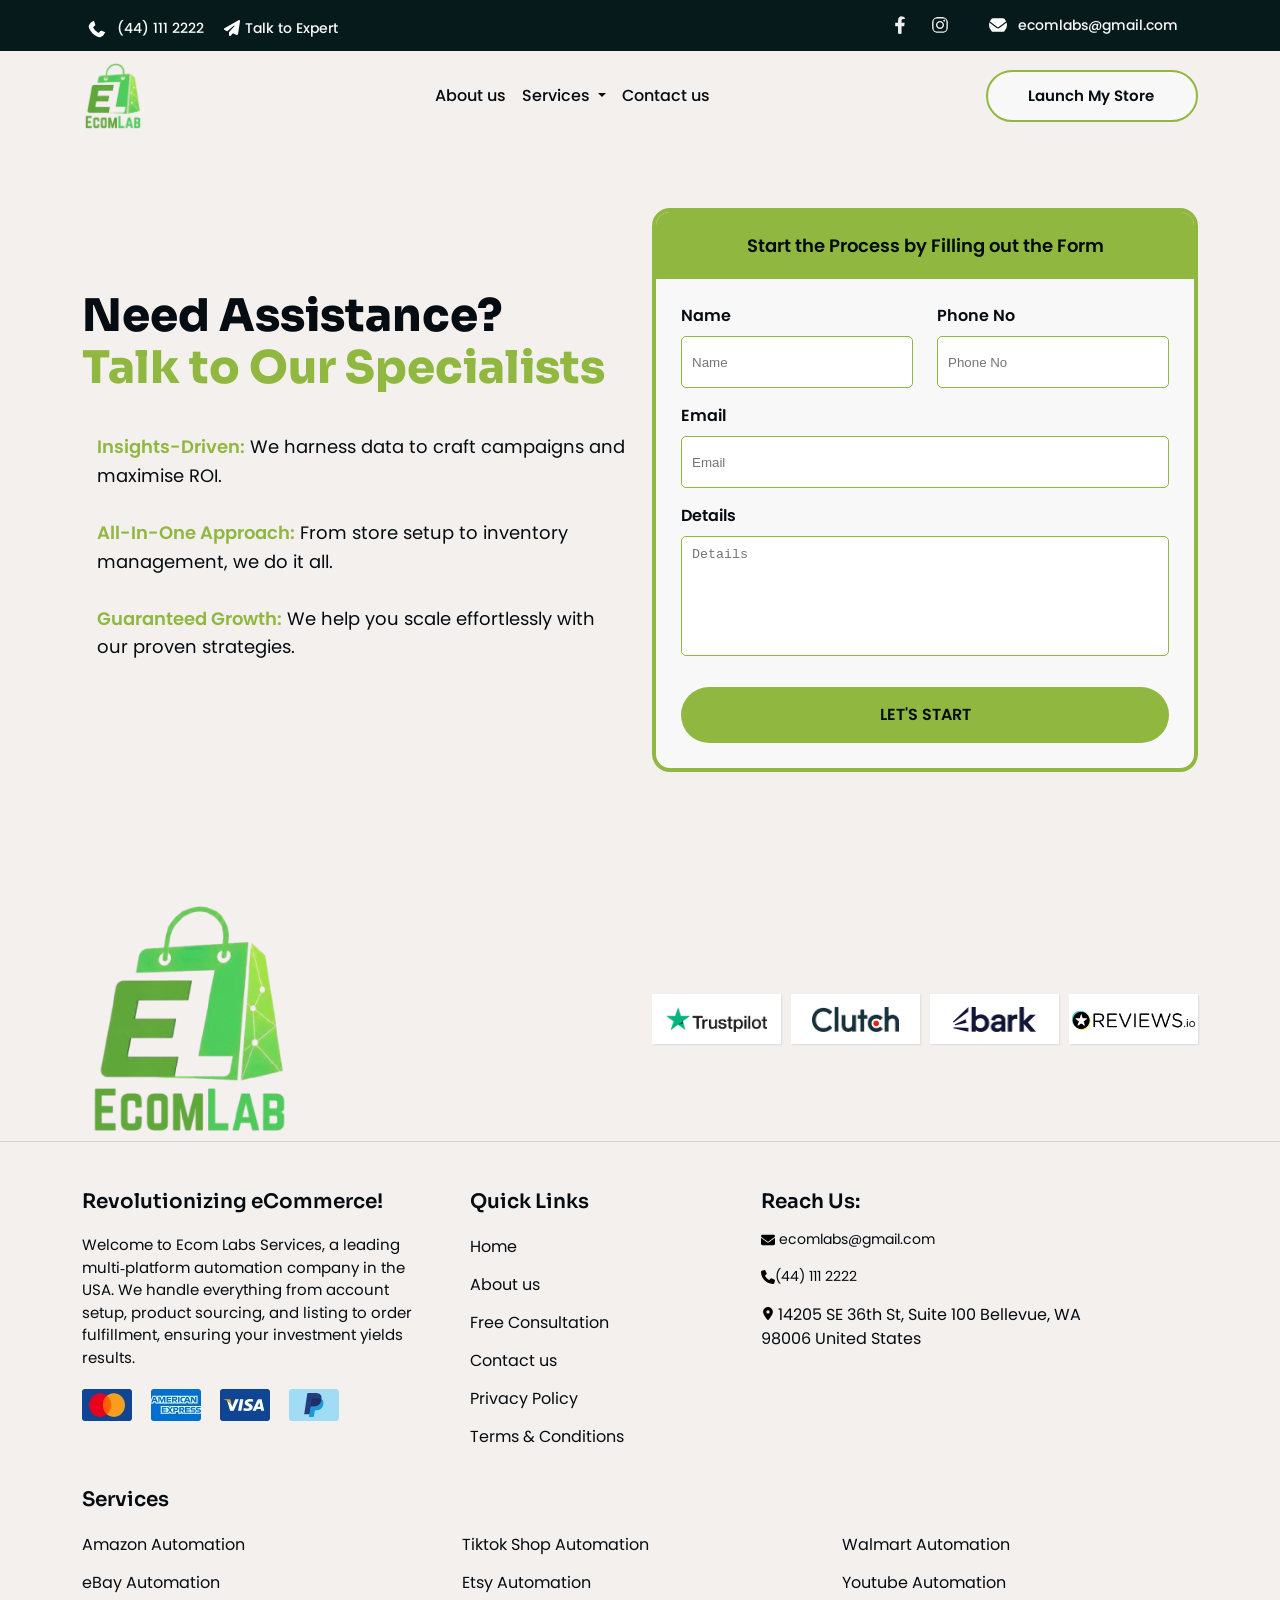
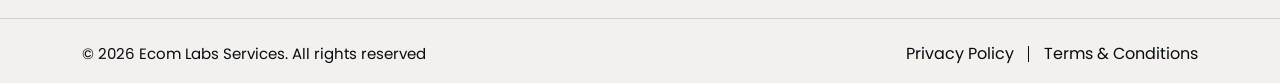
<file: get-started.html>
<!DOCTYPE html>
<html lang="en">

<head>
    <meta charset="utf-8">
    <meta name="viewport" content="width=device-width, initial-scale=1">

    <!-- Primary SEO -->
    <title>Get Started | Multi-Platform eCommerce Automation Solutions</title>
    <meta name="description" content="Ecom Labs provides professional multi-platform eCommerce automation solutions for Amazon, Shopify, Walmart, TikTok Shop, Etsy, eBay, and other online marketplaces.">

    <!-- Search Engine Directives -->
    <meta name="robots" content="noindex, nofollow">
    <meta name="googlebot" content="noindex, nofollow">

    <!-- Canonical -->
    <link rel="canonical" href="">

    <!-- Theme -->
    <meta name="theme-color" content="#000000">

    <!-- Open Graph -->
    <meta property="og:type" content="website">
    <meta property="og:title" content="Get Started | Multi-Platform eCommerce Automation Solutions">
    <meta property="og:description" content="Professional automation services for Amazon, Shopify, Walmart, TikTok Shop, Etsy, eBay, and other eCommerce marketplaces.">
    <meta property="og:image" content="images/logo.png">
    <meta property="og:image:alt" content="Ecom Labs Logo">
    <meta property="og:site_name" content="Ecom Labs">
    <meta property="og:locale" content="en_US">

    <!-- Twitter Card -->
    <meta name="twitter:card" content="summary_large_image">
    <meta name="twitter:title" content="Get Started | Multi-Platform eCommerce Automation Solutions">
    <meta name="twitter:description" content="Professional eCommerce automation services for leading online marketplaces.">
    <meta name="twitter:image" content="images/logo.png">

    <!-- Favicon -->
    <link rel="icon" href="images/logo.png" type="image/webp">
    <link rel="apple-touch-icon" href="images/logo.png">

    <!-- CSS -->
    <link rel="stylesheet" href="css/home.css">
</head>

<body class="home">
    <header id="scroll-control">
        <div class="topbar">
            <div class="container">
                <div class="row g-0 align-items-center">
                    <div class="col-lg-6 gg above-top-bar-a-container"><a class="top-a" href="#"><svg xmlns="http://www.w3.org/2000/svg" width="14" height="14" viewBox="0 0 512 512"><path d="M164.9 24.6c-7.7-18.6-28-28.5-47.4-23.2l-88 24C12.1 30.2 0 46 0 64C0 311.4 200.6 512 448 512c18 0 33.8-12.1 38.6-29.5l24-88c5.3-19.4-4.6-39.7-23.2-47.4l-96-40c-16.3-6.8-35.2-2.1-46.3 11.6L304.7 368C234.3 334.7 177.3 277.7 144 207.3L193.3 167c13.7-11.2 18.4-30 11.6-46.3l-40-96z" fill="#ffffff"></path></svg> (44) 111 2222 </a>                        <a class="top-a chat" type="button" role="button"><span class="my"><i class="fa-solid fa-paper-plane myi"></i> </span><span class="text-white1">Talk to Expert</span></a> </div>
                    <div class="col-lg-6 text-end">
                        <div class="social-icon"><a class="top-a" href="#" target="_blank" rel="noopener noreferrer"><svg xmlns="http://www.w3.org/2000/svg" width="16" height="16" viewBox="0 0 320 512"><path d="M279.1 288l14.2-92.7h-88.9v-60.1c0-25.4 12.4-50.1 52.2-50.1h40.4V6.3S260.4 0 225.4 0c-73.2 0-121.1 44.4-121.1 124.7v70.6H22.9V288h81.4v224h100.2V288z" fill="#efefef"></path></svg><span class="visually-hidden">Facebook</span></a>                            <a class="top-a" href="#" target="_blank" rel="noopener noreferrer"><svg xmlns="http://www.w3.org/2000/svg" width="16" height="16" viewBox="0 0 448 512"><path d="M224.1 141c-63.6 0-114.9 51.3-114.9 114.9s51.3 114.9 114.9 114.9S339 319.5 339 255.9 287.7 141 224.1 141zm0 189.6c-41.1 0-74.7-33.5-74.7-74.7s33.5-74.7 74.7-74.7 74.7 33.5 74.7 74.7-33.6 74.7-74.7 74.7zm146.4-194.3c0 14.9-12 26.8-26.8 26.8-14.9 0-26.8-12-26.8-26.8s12-26.8 26.8-26.8 26.8 12 26.8 26.8zm76.1 27.2c-1.7-35.9-9.9-67.7-36.2-93.9-26.2-26.2-58-34.4-93.9-36.2-37-2.1-147.9-2.1-184.9 0-35.8 1.7-67.6 9.9-93.9 36.1s-34.4 58-36.2 93.9c-2.1 37-2.1 147.9 0 184.9 1.7 35.9 9.9 67.7 36.2 93.9s58 34.4 93.9 36.2c37 2.1 147.9 2.1 184.9 0 35.9-1.7 67.7-9.9 93.9-36.2 26.2-26.2 34.4-58 36.2-93.9 2.1-37 2.1-147.8 0-184.8zM398.8 388c-7.8 19.6-22.9 34.7-42.6 42.6-29.5 11.7-99.5 9-132.1 9s-102.7 2.6-132.1-9c-19.6-7.8-34.7-22.9-42.6-42.6-11.7-29.5-9-99.5-9-132.1s-2.6-102.7 9-132.1c7.8-19.6 22.9-34.7 42.6-42.6 29.5-11.7 99.5-9 132.1-9s102.7-2.6 132.1 9c19.6 7.8 34.7 22.9 42.6 42.6 11.7 29.5 9 99.5 9 132.1s2.7 102.7-9 132.1z" fill="#efefef"></path></svg> <span class="visually-hidden">Instagram</span> </a>                            </div><a class="top-a ms-0" href="#"><svg xmlns="http://www.w3.org/2000/svg" width="16" height="16" viewBox="0 0 512 512"><path d="M48 64C21.5 64 0 85.5 0 112c0 15.1 7.1 29.3 19.2 38.4L236.8 313.6c11.4 8.5 27 8.5 38.4 0L492.8 150.4c12.1-9.1 19.2-23.3 19.2-38.4c0-26.5-21.5-48-48-48L48 64zM0 176L0 384c0 35.3 28.7 64 64 64l384 0c35.3 0 64-28.7 64-64l0-208L294.4 339.2c-22.8 17.1-54 17.1-76.8 0L0 176z" fill="#ffffff"></path></svg> ecomlabs@gmail.com </a></div>
                </div>
            </div>
        </div>
        <nav class="navbar navbar-expand-lg">
            <div class="container">
                <a class="navbar-brand" href="index.html"><img class="img-fluid" src="images/logo.png" alt="Ecom Labs Services" title="Ecom Labs Services" decoding="async" fetchpriority="high" loading="lazy" width="130" height="50"></a><button class="navbar-toggler" type="button" data-bs-toggle="collapse"
                    data-bs-target="#navbarNavAltMarkup" aria-controls="navbarNavAltMarkup" aria-expanded="false" aria-label="Toggle navigation"><span class="navbar-toggler-icon"></span></button>
                <div class="collapse navbar-collapse justify-content-between" id="navbarNavAltMarkup">
                    <div class="navbar-nav mx-auto">
                        <ul class="navbar-nav align-items-center">
                            <li><a class="nav-link " href="about-us.html"> About us </a></li>
                            <li class="nav-item dropdown"><span class="nav-link dropdown-toggle" id="service-navbar" role="button" data-bs-toggle="dropdown" aria-expanded="false"> Services </span>
                                <ul class="dropdown-menu row" aria-labelledby="service-navbar">
                                    <div class="col-6 my-col">
                                        <li><a class="dropdown-item" href="amazon-automation-service.html"> Amazon Automation </a></li>
                                        <!-- <li><a class="dropdown-item " href="shopify-automation-service.html"> Shopify Automation </a></li> -->
                                        <li><a class="dropdown-item " href="tiktok-automation-service.html"> Tiktok Shop Automation </a></li>
                                        <li><a class="dropdown-item" href="walmart-automation-service.html"> Walmart Automation </a></li>

                                    </div>
                                    <div class="col-6 my-col">
                                        <li><a class="dropdown-item" href="ebay-automation-service.html"> eBay Automation </a></li>
                                        <li><a class="dropdown-item" href="etsy-automation-service.html"> Etsy Automation </a></li>
                                        <li><a class="dropdown-item" href="youtube-automation-service.html"> Youtube Automation </a></li>
                                    </div>
                                </ul>
                            </li>
                            <li><a class="nav-link " href="contact-us.html"> Contact us </a></li>
                        </ul>
                    </div><a class="btn-live header-btn" href="get-started.html"> Launch My Store <span class="web-icon"></span></a> <a class="btn-green d-none" href="#"><i class="fa-solid fa-phone"></i> (44) 111 2222 </a>
                </div>
            </div>
        </nav>
    </header>
    <main>
        <!-- HERO -->
        <!-- <section id="hero-section-main">
            <div class="hero-section-container">
                <div class="hero-section-content">
                    <h1 class="hero-section-title"> How <span>EcomLab</span> Grows Your eCommerce Business</h1>
                    <p class="hero-section-description"> Ecom Labs is your trusted partner for complete multi‑platform eCommerce automation. We help entrepreneurs build, manage, and grow profitable online stores across Amazon, Shopify, TikTok Shop, Walmart, eBay, Etsy, and YouTube — all through expert automation that saves time and maximizes long‑term success.</p>
                    <p class="hero-section-description"> Whether you're launching your first store or expanding an existing brand, our experienced team handles day‑to‑day operations while you focus on growing your business with confidence.</p>
                    <div class="hero-section-buttons">
                        <a href="#" class="hero-section-btn hero-section-btn-primary"> Get Started</a>
                        <a href="#" class="hero-section-btn hero-section-btn-secondary"> Contact Us</a>
                    </div>
                </div>
                <div class="hero-section-image-box">
                    <img src="images/home-hero.webp" alt="Ecom Labs" class="hero-section-image">
                </div>
            </div>
        </section> -->

        <section id="get-started-section" class="get-started-section py-5">
            <div class="container">

                <div class="row align-items-center gy-5">

                    <!-- Left Content -->
                    <div class="col-lg-6">

                        <div class="get-started-content">

                            <h2 class="get-started-title">
                                Need Assistance? <br>
                                <span>Talk to Our Specialists</span>
                            </h2>

                            <div class="get-started-list">

                                <div class="get-started-item">
                                    <i class="fas fa-check-circle"></i>
                                    <p>
                                        <strong>Insights-Driven:</strong> We harness data to craft campaigns and maximise ROI.
                                    </p>
                                </div>

                                <div class="get-started-item">
                                    <i class="fas fa-check-circle"></i>
                                    <p>
                                        <strong>All-In-One Approach:</strong> From store setup to inventory management, we do it all.
                                    </p>
                                </div>

                                <div class="get-started-item">
                                    <i class="fas fa-check-circle"></i>
                                    <p>
                                        <strong>Guaranteed Growth:</strong> We help you scale effortlessly with our proven strategies.
                                    </p>
                                </div>

                            </div>

                            <!-- <div class="get-started-partners">

                        <div class="get-started-partner">
                            <img src="images/amazon-partner-1.webp" alt="">
                        </div>

                        <div class="get-started-partner">
                            <img src="images/amazon-partner-2.webp" alt="">
                        </div>

                    </div> -->

                        </div>

                    </div>

                    <!-- Right Form -->
                    <div class="col-lg-6">

                        <div class="get-started-form-box">

                            <div class="get-started-form-header">
                                Start the Process by Filling out the Form
                            </div>

                            <form>

                                <div class="row">

                                    <div class="col-md-6 mb-3">
                                        <label class="get-started-label">Name</label>
                                        <input style="width: 100%;" type="text" class="form-control get-started-input" placeholder="Name">
                                    </div>

                                    <div class="col-md-6 mb-3">
                                        <label class="get-started-label">Phone No</label>
                                        <input style="width: 100%;" type="text" class="form-control get-started-input" placeholder="Phone No">
                                    </div>

                                    <div class="col-12 mb-3">
                                        <label class="get-started-label">Email</label>
                                        <input style="width: 100%;" type="email" class="form-control get-started-input" placeholder="Email">
                                    </div>

                                    <div class="col-12 mb-4">
                                        <label class="get-started-label">Details</label>
                                        <textarea style="width: 100%;" rows="5" class="form-control get-started-input" placeholder="Details"></textarea>
                                    </div>

                                    <div class="col-12">
                                        <button type="submit" class="get-started-btn">
                                    LET'S START
                                </button>
                                    </div>

                                </div>

                            </form>

                        </div>

                    </div>

                </div>

            </div>
        </section>

    </main>

    <footer>
        <section class="footer">
            <div class="container">
                <div class="row gy-3 align-items-center">
                    <div class="col-md-6">
                        <a href="#"><img class="lazyload img-fluid" src="images/logo.png" alt="Ecom Labs Services" title="Ecom Labs Services" width="215" height="53"></a>
                    </div>
                    <div class="col-md-6">
                        <div class="hstack gap-20 align-items-center justify-content-md-end justify-content-center" style="gap: 10px;">
                            <a href="#" style="background-color: white;height: 50px; width: 250px; box-shadow: 1px 1px 2px gainsboro; display: flex;justify-content: center; align-items: center;"><img class="lazyload img-fluid" src="images/trust-pilot.webp" alt="Trustpilot" title="Trustpilot" width="148" height="73" style="height: 25px; width: auto;"></a>
                            <a href="#" style="background-color: white;height: 50px; width: 250px; box-shadow: 1px 1px 2px gainsboro; display: flex;justify-content: center; align-items: center;"><img class="lazyload img-fluid" src="images/clutch.png" alt="clutch" title="clutch" width="128" height="73" style="height: 25px; width: auto;"></a>
                            <a href="#" style="background-color: white;height: 50px; width: 250px; box-shadow: 1px 1px 2px gainsboro; display: flex;justify-content: center; align-items: center;"><img class="lazyload img-fluid" src="images/bark-logo.png" alt="bark" title="bark" width="128" height="73" style="height: 25px; width: auto;"></a>
                            <a href="#" style="background-color: white;height: 50px; width: 250px; box-shadow: 1px 1px 2px gainsboro; display: flex;justify-content: center; align-items: center;"><img class="lazyload img-fluid" src="images/reviews-io.png" alt="reviews io" title="reviews io" width="152" height="73" style="height: 35px; width: auto;"></a>
                        </div>
                    </div>
                </div>
            </div>
            <hr class="mb-5">
            <div class="container">
                <div class="row gy-3 gx-5">
                    <div class=" col-lg-4"><span class="h6">Revolutionizing eCommerce!</span>
                        <p>Welcome to Ecom Labs Services, a leading multi‑platform automation company in the USA. We handle everything from account setup, product sourcing, and listing to order fulfillment, ensuring your investment yields results.</p>
                        <img src="images/payment-cards.webp" alt="Payment Cards" title="Payment Cards" class="lazyload img-fluid d-block mb-4" width="257" height="32">
                    </div>
                    <div class="col-md-6 col-lg-3"><span class="h6">Quick Links</span>
                        <ul>
                            <li><a href="index.html"> Home </a></li>
                            <li><a href="about-us.html"> About us </a></li>
                            <li><a href="get-started.html"> Free Consultation </a></li>
                            <li><a href="contact-us.html"> Contact us </a></li>
                            <li><a href="privacy.html"> Privacy Policy </a></li>
                            <li><a href="terms.html"> Terms & Conditions </a></li>
                        </ul>
                    </div>
                    <div class="col-md-6 col-lg-4 pe-0"><span class="h6 mb-3">Reach Us:</span><a class="cont" href="#"><i class="fa-solid fa-envelope"></i> ecomlabs@gmail.com </a><br><a class="cont" href="#"><i class="fa-solid fa-phone"></i>(44) 111 2222 </a><br>
                        <p class="con"><i class="fa-solid fa-location-dot"></i> 14205 SE 36th St, Suite 100 Bellevue, WA 98006 United States</p>
                        <div class="social-icon d-none"><a class="top-a" href="#" target="_blank" rel="noopener noreferrer"><svg xmlns="http://www.w3.org/2000/svg" width="16" height="16" viewBox="0 0 320 512"><path d="M279.1 288l14.2-92.7h-88.9v-60.1c0-25.4 12.4-50.1 52.2-50.1h40.4V6.3S260.4 0 225.4 0c-73.2 0-121.1 44.4-121.1 124.7v70.6H22.9V288h81.4v224h100.2V288z" fill="#efefef"></path></svg><span class="visually-hidden">Facebook</span></a>                            <a class="top-a" href="#" target="_blank" rel="noopener noreferrer"><svg xmlns="http://www.w3.org/2000/svg" width="16" height="16" viewBox="0 0 448 512"><path d="M224.1 141c-63.6 0-114.9 51.3-114.9 114.9s51.3 114.9 114.9 114.9S339 319.5 339 255.9 287.7 141 224.1 141zm0 189.6c-41.1 0-74.7-33.5-74.7-74.7s33.5-74.7 74.7-74.7 74.7 33.5 74.7 74.7-33.6 74.7-74.7 74.7zm146.4-194.3c0 14.9-12 26.8-26.8 26.8-14.9 0-26.8-12-26.8-26.8s12-26.8 26.8-26.8 26.8 12 26.8 26.8zm76.1 27.2c-1.7-35.9-9.9-67.7-36.2-93.9-26.2-26.2-58-34.4-93.9-36.2-37-2.1-147.9-2.1-184.9 0-35.8 1.7-67.6 9.9-93.9 36.1s-34.4 58-36.2 93.9c-2.1 37-2.1 147.9 0 184.9 1.7 35.9 9.9 67.7 36.2 93.9s58 34.4 93.9 36.2c37 2.1 147.9 2.1 184.9 0 35.9-1.7 67.7-9.9 93.9-36.2 26.2-26.2 34.4-58 36.2-93.9 2.1-37 2.1-147.8 0-184.8zM398.8 388c-7.8 19.6-22.9 34.7-42.6 42.6-29.5 11.7-99.5 9-132.1 9s-102.7 2.6-132.1-9c-19.6-7.8-34.7-22.9-42.6-42.6-11.7-29.5-9-99.5-9-132.1s-2.6-102.7 9-132.1c7.8-19.6 22.9-34.7 42.6-42.6 29.5-11.7 99.5-9 132.1-9s102.7-2.6 132.1 9c19.6 7.8 34.7 22.9 42.6 42.6 11.7 29.5 9 99.5 9 132.1s2.7 102.7-9 132.1z" fill="#efefef"></path></svg> <span class="visually-hidden">Instagram</span> </a>
                        </div>
                    </div>
                    <div class="col-12"><span class="h6">Services</span>
                        <ul class="row row-cols-md-3 myservice">
                            <li><a class="col" href="amazon-automation-service.html"> Amazon Automation </a></li>
                            <!-- <li><a class="col " href="shopify-automation-service.html"> Shopify Automation </a></li> -->
                            <li><a class="col " href="tiktok-automation-service.html"> Tiktok Shop Automation </a></li>
                            <li><a class="col" href="walmart-automation-service.html"> Walmart Automation </a></li>
                            <li><a class="col" href="ebay-automation-service.html"> eBay Automation </a></li>
                            <li><a class="col" href="etsy-automation-service.html"> Etsy Automation </a></li>
                            <li><a class="col" href="youtube-automation-service.html"> Youtube Automation </a></li>
                        </ul>
                    </div>
                </div>
            </div>
            <hr>
            <div class="container">
                <div class="row">
                    <div class="col-lg-6 text-lg-start text-center c-footer">
                        <p class="m-0">© 2026 Ecom Labs Services. All rights reserved</p>
                    </div>
                    <div class="col-lg-6 text-lg-end text-center footer-b">
                        <div class="policy-links">
                            <ul>
                                <li><a href="privacy.html" class="p-line"> Privacy Policy </a></li>
                                <li><a href="terms.html"> Terms & Conditions </a></li>
                            </ul>
                        </div>
                    </div>
                </div>
            </div>
        </section>
    </footer>

    <script src="js/custom1.js" type="text/javascript">
    </script>
    <script src="js/bootstrap.js" defer="" type="text/javascript">
    </script>
    <script src="js/product-slider.js" defer="" type="text/javascript">
    </script>
    <script src="js/review-slider.js" defer="" type="text/javascript">
    </script>
    <script src="js/brand-slider.js" defer="" type="text/javascript">
    </script>
    <script type="text/javascript">
        (function() {
            const video = document.querySelector("video");
            const source = video.querySelector("source");
            const isMobile = /Mobi|Android/i.test(navigator.userAgent);
            const mobileVideo = "https://expertecomservices.com/assets/frontend/video/mobile-video.webm";
            const mobilePoster = "https://expertecomservices.com/assets/frontend/images/bg/mobile-poster.webp";
            const desktopVideo = "https://expertecomservices.com/assets/frontend/video/desktop-video.webm";
            const desktopPoster = "https://expertecomservices.com/assets/frontend/images/bg/desktop-poster.webp";
            const finalVideo = isMobile ? mobileVideo : desktopVideo;
            video.setAttribute("poster", isMobile ? mobilePoster : desktopPoster);
            const preloadVideo = document.createElement("link");
            preloadVideo.rel = "preload";
            preloadVideo.as = "video";
            preloadVideo.fetchpriority = "high";
            preloadVideo.href = finalVideo;
            document.head.appendChild(preloadVideo);

            function playOnInteraction() {
                source.setAttribute("src", finalVideo);
                video.load();
                ["scroll", "mousemove", "mouseenter", "touchstart"].forEach(evt => window.removeEventListener(evt,
                    playOnInteraction));
            }
            ["scroll", "mousemove", "mouseenter", "touchstart"].forEach(evt => window.addEventListener(evt,
                playOnInteraction, {
                    once: true
                }));
        })();
    </script>
    <script src="js/jquery.mask.min.js"></script>
</body>

</html>
</file>
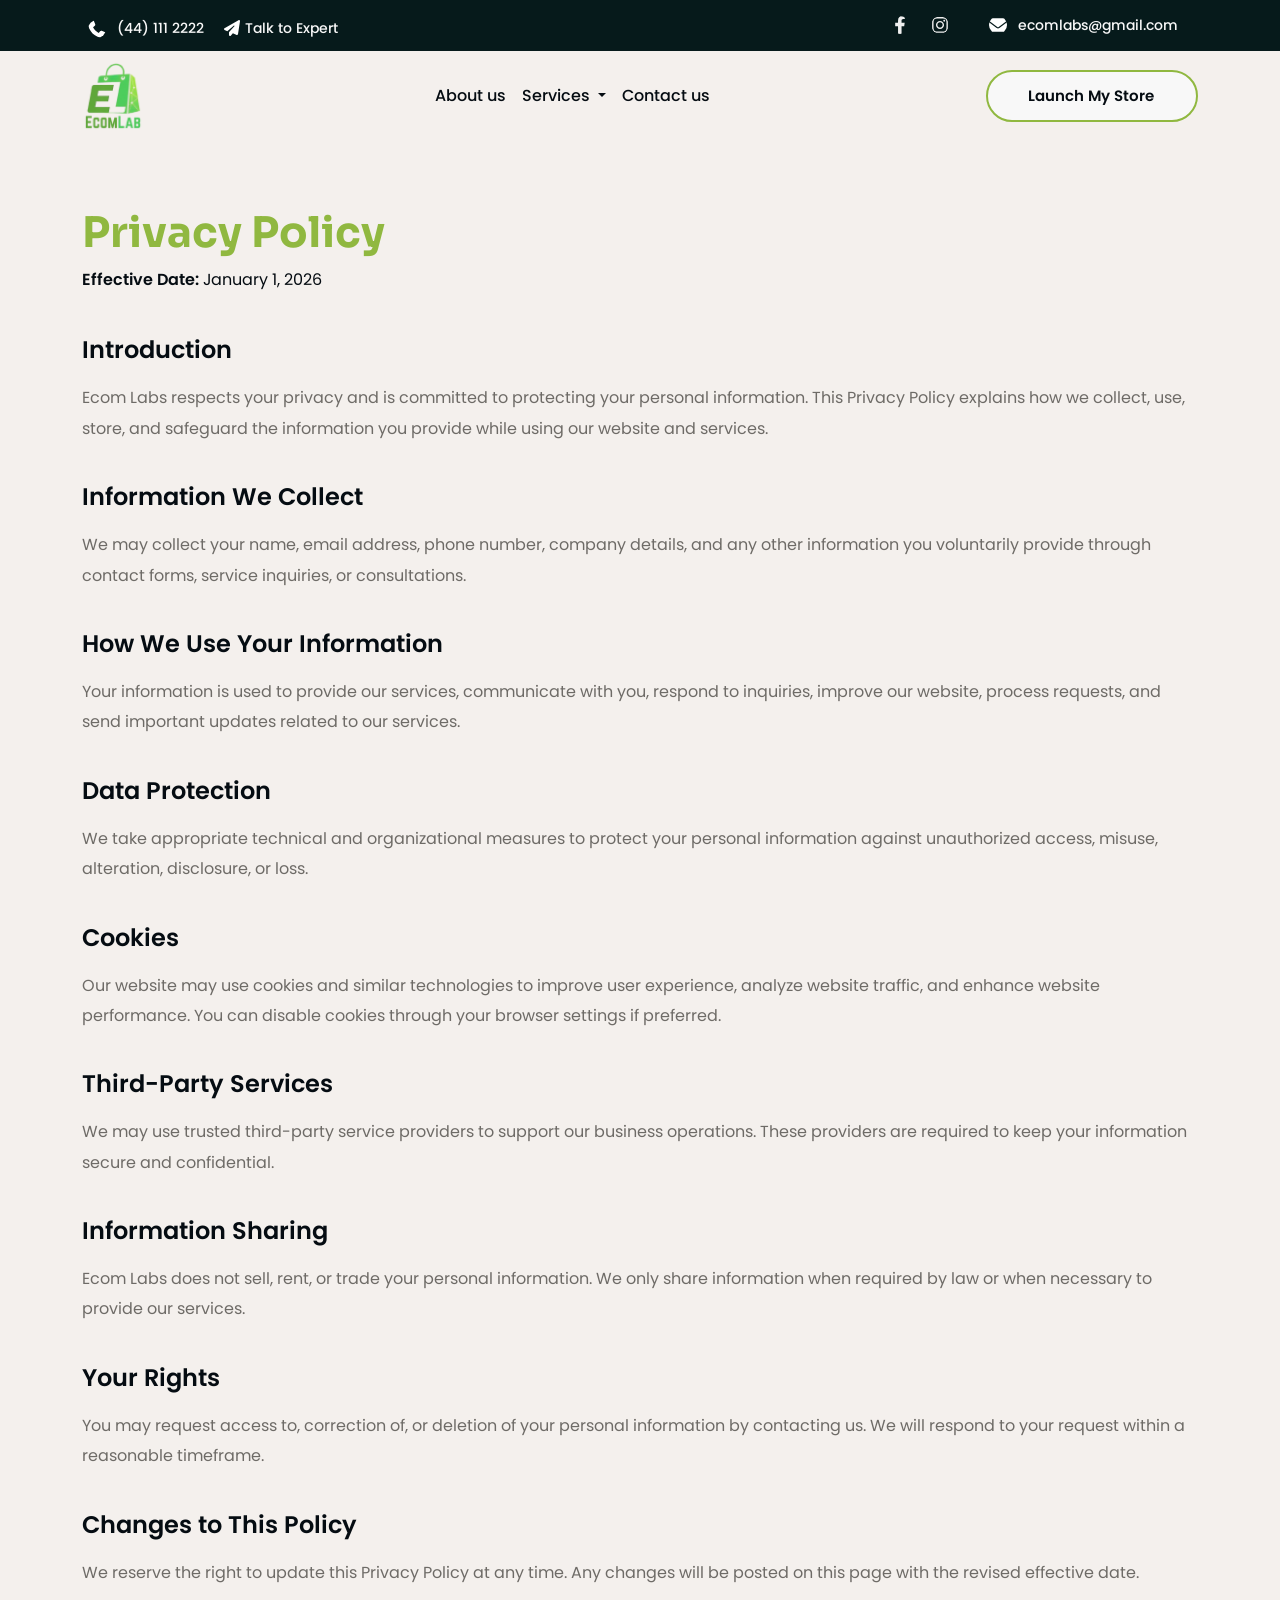
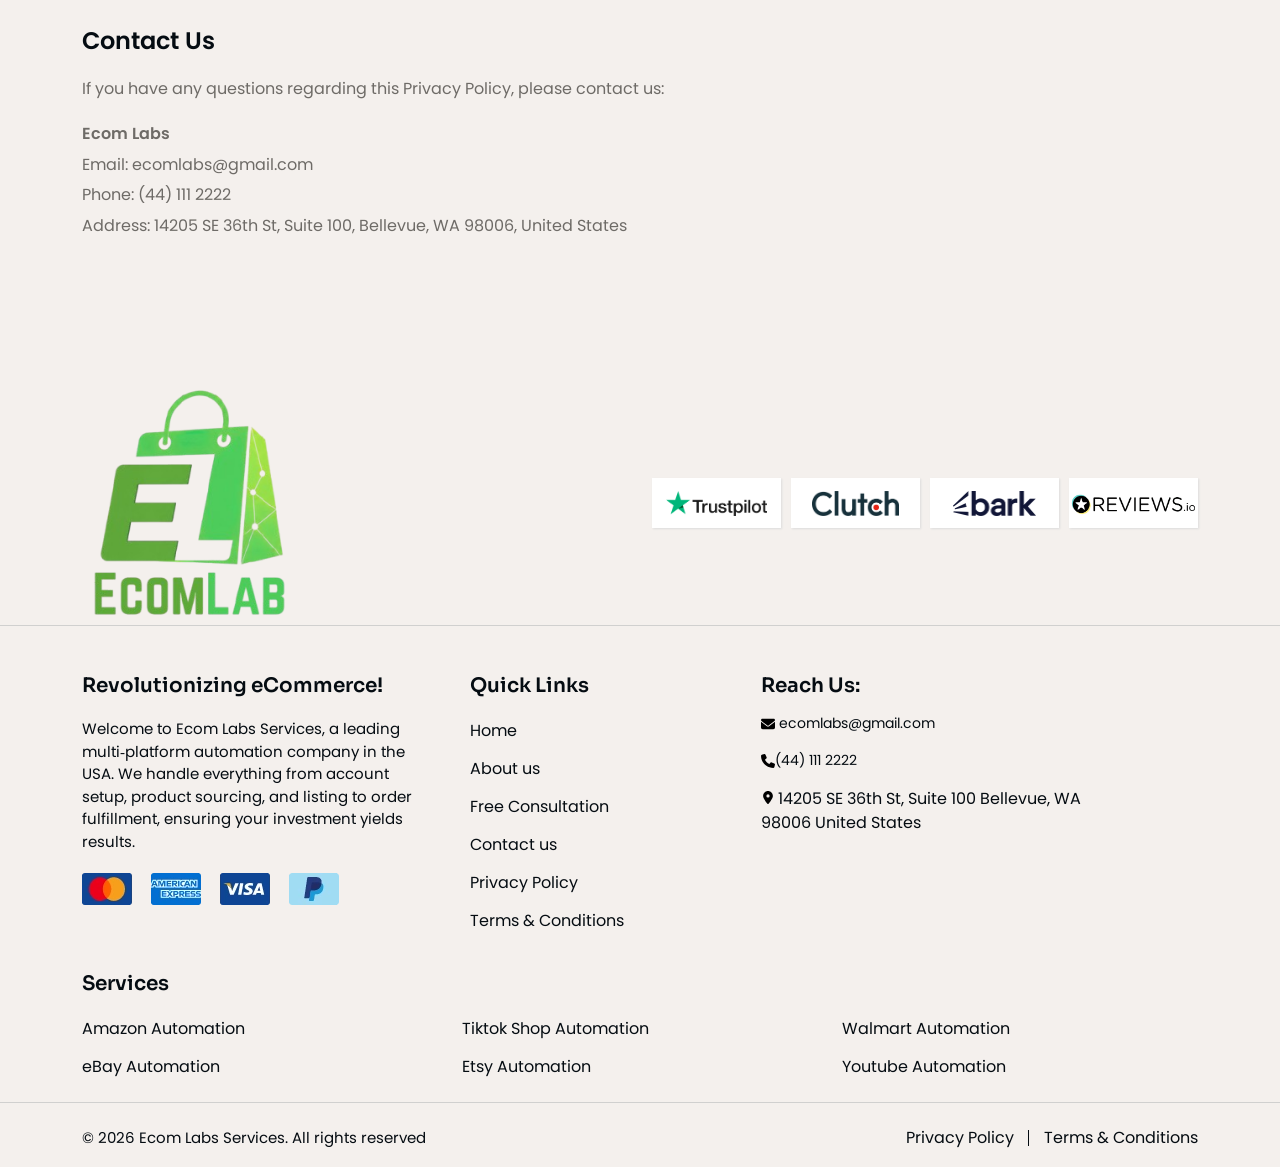
<file: privacy.html>
<!DOCTYPE html>
<html lang="en">

<head>
    <meta charset="utf-8">
    <meta name="viewport" content="width=device-width, initial-scale=1">

    <!-- Primary SEO -->
    <title>Privacy | Multi-Platform eCommerce Automation Solutions</title>
    <meta name="description" content="Ecom Labs provides professional multi-platform eCommerce automation solutions for Amazon, Shopify, Walmart, TikTok Shop, Etsy, eBay, and other online marketplaces.">

    <!-- Search Engine Directives -->
    <meta name="robots" content="noindex, nofollow">
    <meta name="googlebot" content="noindex, nofollow">

    <!-- Canonical -->
    <link rel="canonical" href="">

    <!-- Theme -->
    <meta name="theme-color" content="#000000">

    <!-- Open Graph -->
    <meta property="og:type" content="website">
    <meta property="og:title" content="Privacy | Multi-Platform eCommerce Automation Solutions
">
    <meta property="og:description" content="Professional automation services for Amazon, Shopify, Walmart, TikTok Shop, Etsy, eBay, and other eCommerce marketplaces.">
    <meta property="og:image" content="images/logo.png">
    <meta property="og:image:alt" content="Ecom Labs Logo">
    <meta property="og:site_name" content="Ecom Labs">
    <meta property="og:locale" content="en_US">

    <!-- Twitter Card -->
    <meta name="twitter:card" content="summary_large_image">
    <meta name="twitter:title" content="Privacy | Multi-Platform eCommerce Automation Solutions
">
    <meta name="twitter:description" content="Professional eCommerce automation services for leading online marketplaces.">
    <meta name="twitter:image" content="images/logo.png">

    <!-- Favicon -->
    <link rel="icon" href="images/logo.png" type="image/webp">
    <link rel="apple-touch-icon" href="images/logo.png">

    <!-- CSS -->
    <link rel="stylesheet" href="css/home.css">
</head>

<body class="home">
    <header id="scroll-control">
        <div class="topbar">
            <div class="container">
                <div class="row g-0 align-items-center">
                    <div class="col-lg-6 gg above-top-bar-a-container"><a class="top-a" href="#"><svg xmlns="http://www.w3.org/2000/svg" width="14" height="14" viewBox="0 0 512 512"><path d="M164.9 24.6c-7.7-18.6-28-28.5-47.4-23.2l-88 24C12.1 30.2 0 46 0 64C0 311.4 200.6 512 448 512c18 0 33.8-12.1 38.6-29.5l24-88c5.3-19.4-4.6-39.7-23.2-47.4l-96-40c-16.3-6.8-35.2-2.1-46.3 11.6L304.7 368C234.3 334.7 177.3 277.7 144 207.3L193.3 167c13.7-11.2 18.4-30 11.6-46.3l-40-96z" fill="#ffffff"></path></svg> (44) 111 2222 </a>                        <a class="top-a chat" type="button" role="button"><span class="my"><i class="fa-solid fa-paper-plane myi"></i> </span><span class="text-white1">Talk to Expert</span></a> </div>
                    <div class="col-lg-6 text-end">
                        <div class="social-icon"><a class="top-a" href="#" target="_blank" rel="noopener noreferrer"><svg xmlns="http://www.w3.org/2000/svg" width="16" height="16" viewBox="0 0 320 512"><path d="M279.1 288l14.2-92.7h-88.9v-60.1c0-25.4 12.4-50.1 52.2-50.1h40.4V6.3S260.4 0 225.4 0c-73.2 0-121.1 44.4-121.1 124.7v70.6H22.9V288h81.4v224h100.2V288z" fill="#efefef"></path></svg><span class="visually-hidden">Facebook</span></a>                            <a class="top-a" href="#" target="_blank" rel="noopener noreferrer"><svg xmlns="http://www.w3.org/2000/svg" width="16" height="16" viewBox="0 0 448 512"><path d="M224.1 141c-63.6 0-114.9 51.3-114.9 114.9s51.3 114.9 114.9 114.9S339 319.5 339 255.9 287.7 141 224.1 141zm0 189.6c-41.1 0-74.7-33.5-74.7-74.7s33.5-74.7 74.7-74.7 74.7 33.5 74.7 74.7-33.6 74.7-74.7 74.7zm146.4-194.3c0 14.9-12 26.8-26.8 26.8-14.9 0-26.8-12-26.8-26.8s12-26.8 26.8-26.8 26.8 12 26.8 26.8zm76.1 27.2c-1.7-35.9-9.9-67.7-36.2-93.9-26.2-26.2-58-34.4-93.9-36.2-37-2.1-147.9-2.1-184.9 0-35.8 1.7-67.6 9.9-93.9 36.1s-34.4 58-36.2 93.9c-2.1 37-2.1 147.9 0 184.9 1.7 35.9 9.9 67.7 36.2 93.9s58 34.4 93.9 36.2c37 2.1 147.9 2.1 184.9 0 35.9-1.7 67.7-9.9 93.9-36.2 26.2-26.2 34.4-58 36.2-93.9 2.1-37 2.1-147.8 0-184.8zM398.8 388c-7.8 19.6-22.9 34.7-42.6 42.6-29.5 11.7-99.5 9-132.1 9s-102.7 2.6-132.1-9c-19.6-7.8-34.7-22.9-42.6-42.6-11.7-29.5-9-99.5-9-132.1s-2.6-102.7 9-132.1c7.8-19.6 22.9-34.7 42.6-42.6 29.5-11.7 99.5-9 132.1-9s102.7-2.6 132.1 9c19.6 7.8 34.7 22.9 42.6 42.6 11.7 29.5 9 99.5 9 132.1s2.7 102.7-9 132.1z" fill="#efefef"></path></svg> <span class="visually-hidden">Instagram</span> </a>                            </div><a class="top-a ms-0" href="#"><svg xmlns="http://www.w3.org/2000/svg" width="16" height="16" viewBox="0 0 512 512"><path d="M48 64C21.5 64 0 85.5 0 112c0 15.1 7.1 29.3 19.2 38.4L236.8 313.6c11.4 8.5 27 8.5 38.4 0L492.8 150.4c12.1-9.1 19.2-23.3 19.2-38.4c0-26.5-21.5-48-48-48L48 64zM0 176L0 384c0 35.3 28.7 64 64 64l384 0c35.3 0 64-28.7 64-64l0-208L294.4 339.2c-22.8 17.1-54 17.1-76.8 0L0 176z" fill="#ffffff"></path></svg> ecomlabs@gmail.com </a></div>
                </div>
            </div>
        </div>
        <nav class="navbar navbar-expand-lg">
            <div class="container">
                <a class="navbar-brand" href="index.html"><img class="img-fluid" src="images/logo.png" alt="Ecom Labs Services" title="Ecom Labs Services" decoding="async" fetchpriority="high" loading="lazy" width="130" height="50"></a><button class="navbar-toggler" type="button" data-bs-toggle="collapse"
                    data-bs-target="#navbarNavAltMarkup" aria-controls="navbarNavAltMarkup" aria-expanded="false" aria-label="Toggle navigation"><span class="navbar-toggler-icon"></span></button>
                <div class="collapse navbar-collapse justify-content-between" id="navbarNavAltMarkup">
                    <div class="navbar-nav mx-auto">
                        <ul class="navbar-nav align-items-center">
                            <li><a class="nav-link " href="about-us.html"> About us </a></li>
                            <li class="nav-item dropdown"><span class="nav-link dropdown-toggle" id="service-navbar" role="button" data-bs-toggle="dropdown" aria-expanded="false"> Services </span>
                                <ul class="dropdown-menu row" aria-labelledby="service-navbar">
                                    <div class="col-6 my-col">
                                        <li><a class="dropdown-item" href="amazon-automation-service.html"> Amazon Automation </a></li>
                                        <!-- <li><a class="dropdown-item " href="shopify-automation-service.html"> Shopify Automation </a></li> -->
                                        <li><a class="dropdown-item " href="tiktok-automation-service.html"> Tiktok Shop Automation </a></li>
                                        <li><a class="dropdown-item" href="walmart-automation-service.html"> Walmart Automation </a></li>

                                    </div>
                                    <div class="col-6 my-col">
                                        <li><a class="dropdown-item" href="ebay-automation-service.html"> eBay Automation </a></li>
                                        <li><a class="dropdown-item" href="etsy-automation-service.html"> Etsy Automation </a></li>
                                        <li><a class="dropdown-item" href="youtube-automation-service.html"> Youtube Automation </a></li>
                                    </div>
                                </ul>
                            </li>
                            <li><a class="nav-link " href="contact-us.html"> Contact us </a></li>
                        </ul>
                    </div><a class="btn-live header-btn" href="get-started.html"> Launch My Store <span class="web-icon"></span></a> <a class="btn-green d-none" href="#"><i class="fa-solid fa-phone"></i> (44) 111 2222 </a>
                </div>
            </div>
        </nav>
    </header>
    <main>
        <!-- HERO -->
        <!-- <section id="hero-section-main">
            <div class="hero-section-container">
                <div class="hero-section-content">
                    <h1 class="hero-section-title"> How <span>EcomLab</span> Grows Your eCommerce Business</h1>
                    <p class="hero-section-description"> Ecom Labs is your trusted partner for complete multi‑platform eCommerce automation. We help entrepreneurs build, manage, and grow profitable online stores across Amazon, Shopify, TikTok Shop, Walmart, eBay, Etsy, and YouTube — all through expert automation that saves time and maximizes long‑term success.</p>
                    <p class="hero-section-description"> Whether you're launching your first store or expanding an existing brand, our experienced team handles day‑to‑day operations while you focus on growing your business with confidence.</p>
                    <div class="hero-section-buttons">
                        <a href="#" class="hero-section-btn hero-section-btn-primary"> Get Started</a>
                        <a href="#" class="hero-section-btn hero-section-btn-secondary"> Contact Us</a>
                    </div>
                </div>
                <div class="hero-section-image-box">
                    <img src="images/home-hero.webp" alt="Ecom Labs" class="hero-section-image">
                </div>
            </div>
        </section> -->

        <section id="privacy-policy-page-all-section" class="privacy-policy-page-all-section">
            <div class="container">

                <div class="privacy-policy-page-all-header">
                    <h1>Privacy Policy</h1>
                    <p><strong>Effective Date:</strong> January 1, 2026</p>
                </div>

                <div class="privacy-policy-page-all-content">

                    <h3>Introduction</h3>
                    <p>
                        Ecom Labs respects your privacy and is committed to protecting your personal information. This Privacy Policy explains how we collect, use, store, and safeguard the information you provide while using our website and services.
                    </p>

                    <h3>Information We Collect</h3>
                    <p>
                        We may collect your name, email address, phone number, company details, and any other information you voluntarily provide through contact forms, service inquiries, or consultations.
                    </p>

                    <h3>How We Use Your Information</h3>
                    <p>
                        Your information is used to provide our services, communicate with you, respond to inquiries, improve our website, process requests, and send important updates related to our services.
                    </p>

                    <h3>Data Protection</h3>
                    <p>
                        We take appropriate technical and organizational measures to protect your personal information against unauthorized access, misuse, alteration, disclosure, or loss.
                    </p>

                    <h3>Cookies</h3>
                    <p>
                        Our website may use cookies and similar technologies to improve user experience, analyze website traffic, and enhance website performance. You can disable cookies through your browser settings if preferred.
                    </p>

                    <h3>Third-Party Services</h3>
                    <p>
                        We may use trusted third-party service providers to support our business operations. These providers are required to keep your information secure and confidential.
                    </p>

                    <h3>Information Sharing</h3>
                    <p>
                        Ecom Labs does not sell, rent, or trade your personal information. We only share information when required by law or when necessary to provide our services.
                    </p>

                    <h3>Your Rights</h3>
                    <p>
                        You may request access to, correction of, or deletion of your personal information by contacting us. We will respond to your request within a reasonable timeframe.
                    </p>

                    <h3>Changes to This Policy</h3>
                    <p>
                        We reserve the right to update this Privacy Policy at any time. Any changes will be posted on this page with the revised effective date.
                    </p>

                    <h3>Contact Us</h3>

                    <p>
                        If you have any questions regarding this Privacy Policy, please contact us:
                    </p>

                    <p>
                        <strong>Ecom Labs</strong><br> Email: ecomlabs@gmail.com<br> Phone: (44) 111 2222<br> Address: 14205 SE 36th St, Suite 100, Bellevue, WA 98006, United States
                    </p>

                </div>

            </div>
        </section>

    </main>

    <footer>
        <section class="footer">
            <div class="container">
                <div class="row gy-3 align-items-center">
                    <div class="col-md-6">
                        <a href="#"><img class="lazyload img-fluid" src="images/logo.png" alt="Ecom Labs Services" title="Ecom Labs Services" width="215" height="53"></a>
                    </div>
                    <div class="col-md-6">
                        <div class="hstack gap-20 align-items-center justify-content-md-end justify-content-center" style="gap: 10px;">
                            <a href="#" style="background-color: white;height: 50px; width: 250px; box-shadow: 1px 1px 2px gainsboro; display: flex;justify-content: center; align-items: center;"><img class="lazyload img-fluid" src="images/trust-pilot.webp" alt="Trustpilot" title="Trustpilot" width="148" height="73" style="height: 25px; width: auto;"></a>
                            <a href="#" style="background-color: white;height: 50px; width: 250px; box-shadow: 1px 1px 2px gainsboro; display: flex;justify-content: center; align-items: center;"><img class="lazyload img-fluid" src="images/clutch.png" alt="clutch" title="clutch" width="128" height="73" style="height: 25px; width: auto;"></a>
                            <a href="#" style="background-color: white;height: 50px; width: 250px; box-shadow: 1px 1px 2px gainsboro; display: flex;justify-content: center; align-items: center;"><img class="lazyload img-fluid" src="images/bark-logo.png" alt="bark" title="bark" width="128" height="73" style="height: 25px; width: auto;"></a>
                            <a href="#" style="background-color: white;height: 50px; width: 250px; box-shadow: 1px 1px 2px gainsboro; display: flex;justify-content: center; align-items: center;"><img class="lazyload img-fluid" src="images/reviews-io.png" alt="reviews io" title="reviews io" width="152" height="73" style="height: 35px; width: auto;"></a>
                        </div>
                    </div>
                </div>
            </div>
            <hr class="mb-5">
            <div class="container">
                <div class="row gy-3 gx-5">
                    <div class=" col-lg-4"><span class="h6">Revolutionizing eCommerce!</span>
                        <p>Welcome to Ecom Labs Services, a leading multi‑platform automation company in the USA. We handle everything from account setup, product sourcing, and listing to order fulfillment, ensuring your investment yields results.</p>
                        <img src="images/payment-cards.webp" alt="Payment Cards" title="Payment Cards" class="lazyload img-fluid d-block mb-4" width="257" height="32">
                    </div>
                    <div class="col-md-6 col-lg-3"><span class="h6">Quick Links</span>
                        <ul>
                            <li><a href="index.html"> Home </a></li>
                            <li><a href="about-us.html"> About us </a></li>
                            <li><a href="get-started.html"> Free Consultation </a></li>
                            <li><a href="contact-us.html"> Contact us </a></li>
                            <li><a href="privacy.html"> Privacy Policy </a></li>
                            <li><a href="terms.html"> Terms & Conditions </a></li>
                        </ul>
                    </div>
                    <div class="col-md-6 col-lg-4 pe-0"><span class="h6 mb-3">Reach Us:</span><a class="cont" href="#"><i class="fa-solid fa-envelope"></i> ecomlabs@gmail.com </a><br><a class="cont" href="#"><i class="fa-solid fa-phone"></i>(44) 111 2222 </a><br>
                        <p class="con"><i class="fa-solid fa-location-dot"></i> 14205 SE 36th St, Suite 100 Bellevue, WA 98006 United States</p>
                        <div class="social-icon d-none"><a class="top-a" href="#" target="_blank" rel="noopener noreferrer"><svg xmlns="http://www.w3.org/2000/svg" width="16" height="16" viewBox="0 0 320 512"><path d="M279.1 288l14.2-92.7h-88.9v-60.1c0-25.4 12.4-50.1 52.2-50.1h40.4V6.3S260.4 0 225.4 0c-73.2 0-121.1 44.4-121.1 124.7v70.6H22.9V288h81.4v224h100.2V288z" fill="#efefef"></path></svg><span class="visually-hidden">Facebook</span></a>                            <a class="top-a" href="#" target="_blank" rel="noopener noreferrer"><svg xmlns="http://www.w3.org/2000/svg" width="16" height="16" viewBox="0 0 448 512"><path d="M224.1 141c-63.6 0-114.9 51.3-114.9 114.9s51.3 114.9 114.9 114.9S339 319.5 339 255.9 287.7 141 224.1 141zm0 189.6c-41.1 0-74.7-33.5-74.7-74.7s33.5-74.7 74.7-74.7 74.7 33.5 74.7 74.7-33.6 74.7-74.7 74.7zm146.4-194.3c0 14.9-12 26.8-26.8 26.8-14.9 0-26.8-12-26.8-26.8s12-26.8 26.8-26.8 26.8 12 26.8 26.8zm76.1 27.2c-1.7-35.9-9.9-67.7-36.2-93.9-26.2-26.2-58-34.4-93.9-36.2-37-2.1-147.9-2.1-184.9 0-35.8 1.7-67.6 9.9-93.9 36.1s-34.4 58-36.2 93.9c-2.1 37-2.1 147.9 0 184.9 1.7 35.9 9.9 67.7 36.2 93.9s58 34.4 93.9 36.2c37 2.1 147.9 2.1 184.9 0 35.9-1.7 67.7-9.9 93.9-36.2 26.2-26.2 34.4-58 36.2-93.9 2.1-37 2.1-147.8 0-184.8zM398.8 388c-7.8 19.6-22.9 34.7-42.6 42.6-29.5 11.7-99.5 9-132.1 9s-102.7 2.6-132.1-9c-19.6-7.8-34.7-22.9-42.6-42.6-11.7-29.5-9-99.5-9-132.1s-2.6-102.7 9-132.1c7.8-19.6 22.9-34.7 42.6-42.6 29.5-11.7 99.5-9 132.1-9s102.7-2.6 132.1 9c19.6 7.8 34.7 22.9 42.6 42.6 11.7 29.5 9 99.5 9 132.1s2.7 102.7-9 132.1z" fill="#efefef"></path></svg> <span class="visually-hidden">Instagram</span> </a>
                        </div>
                    </div>
                    <div class="col-12"><span class="h6">Services</span>
                        <ul class="row row-cols-md-3 myservice">
                            <li><a class="col" href="amazon-automation-service.html"> Amazon Automation </a></li>
                            <!-- <li><a class="col " href="shopify-automation-service.html"> Shopify Automation </a></li> -->
                            <li><a class="col " href="tiktok-automation-service.html"> Tiktok Shop Automation </a></li>
                            <li><a class="col" href="walmart-automation-service.html"> Walmart Automation </a></li>
                            <li><a class="col" href="ebay-automation-service.html"> eBay Automation </a></li>
                            <li><a class="col" href="etsy-automation-service.html"> Etsy Automation </a></li>
                            <li><a class="col" href="youtube-automation-service.html"> Youtube Automation </a></li>
                        </ul>
                    </div>
                </div>
            </div>
            <hr>
            <div class="container">
                <div class="row">
                    <div class="col-lg-6 text-lg-start text-center c-footer">
                        <p class="m-0">© 2026 Ecom Labs Services. All rights reserved</p>
                    </div>
                    <div class="col-lg-6 text-lg-end text-center footer-b">
                        <div class="policy-links">
                            <ul>
                                <li><a href="privacy.html" class="p-line"> Privacy Policy </a></li>
                                <li><a href="terms.html"> Terms & Conditions </a></li>
                            </ul>
                        </div>
                    </div>
                </div>
            </div>
        </section>
    </footer>

    <script src="js/custom1.js" type="text/javascript">
    </script>
    <script src="js/bootstrap.js" defer="" type="text/javascript">
    </script>
    <script src="js/product-slider.js" defer="" type="text/javascript">
    </script>
    <script src="js/review-slider.js" defer="" type="text/javascript">
    </script>
    <script src="js/brand-slider.js" defer="" type="text/javascript">
    </script>
    <script type="text/javascript">
        (function() {
            const video = document.querySelector("video");
            const source = video.querySelector("source");
            const isMobile = /Mobi|Android/i.test(navigator.userAgent);
            const mobileVideo = "https://expertecomservices.com/assets/frontend/video/mobile-video.webm";
            const mobilePoster = "https://expertecomservices.com/assets/frontend/images/bg/mobile-poster.webp";
            const desktopVideo = "https://expertecomservices.com/assets/frontend/video/desktop-video.webm";
            const desktopPoster = "https://expertecomservices.com/assets/frontend/images/bg/desktop-poster.webp";
            const finalVideo = isMobile ? mobileVideo : desktopVideo;
            video.setAttribute("poster", isMobile ? mobilePoster : desktopPoster);
            const preloadVideo = document.createElement("link");
            preloadVideo.rel = "preload";
            preloadVideo.as = "video";
            preloadVideo.fetchpriority = "high";
            preloadVideo.href = finalVideo;
            document.head.appendChild(preloadVideo);

            function playOnInteraction() {
                source.setAttribute("src", finalVideo);
                video.load();
                ["scroll", "mousemove", "mouseenter", "touchstart"].forEach(evt => window.removeEventListener(evt,
                    playOnInteraction));
            }
            ["scroll", "mousemove", "mouseenter", "touchstart"].forEach(evt => window.addEventListener(evt,
                playOnInteraction, {
                    once: true
                }));
        })();
    </script>
    <script src="js/jquery.mask.min.js"></script>
</body>

</html>
</file>
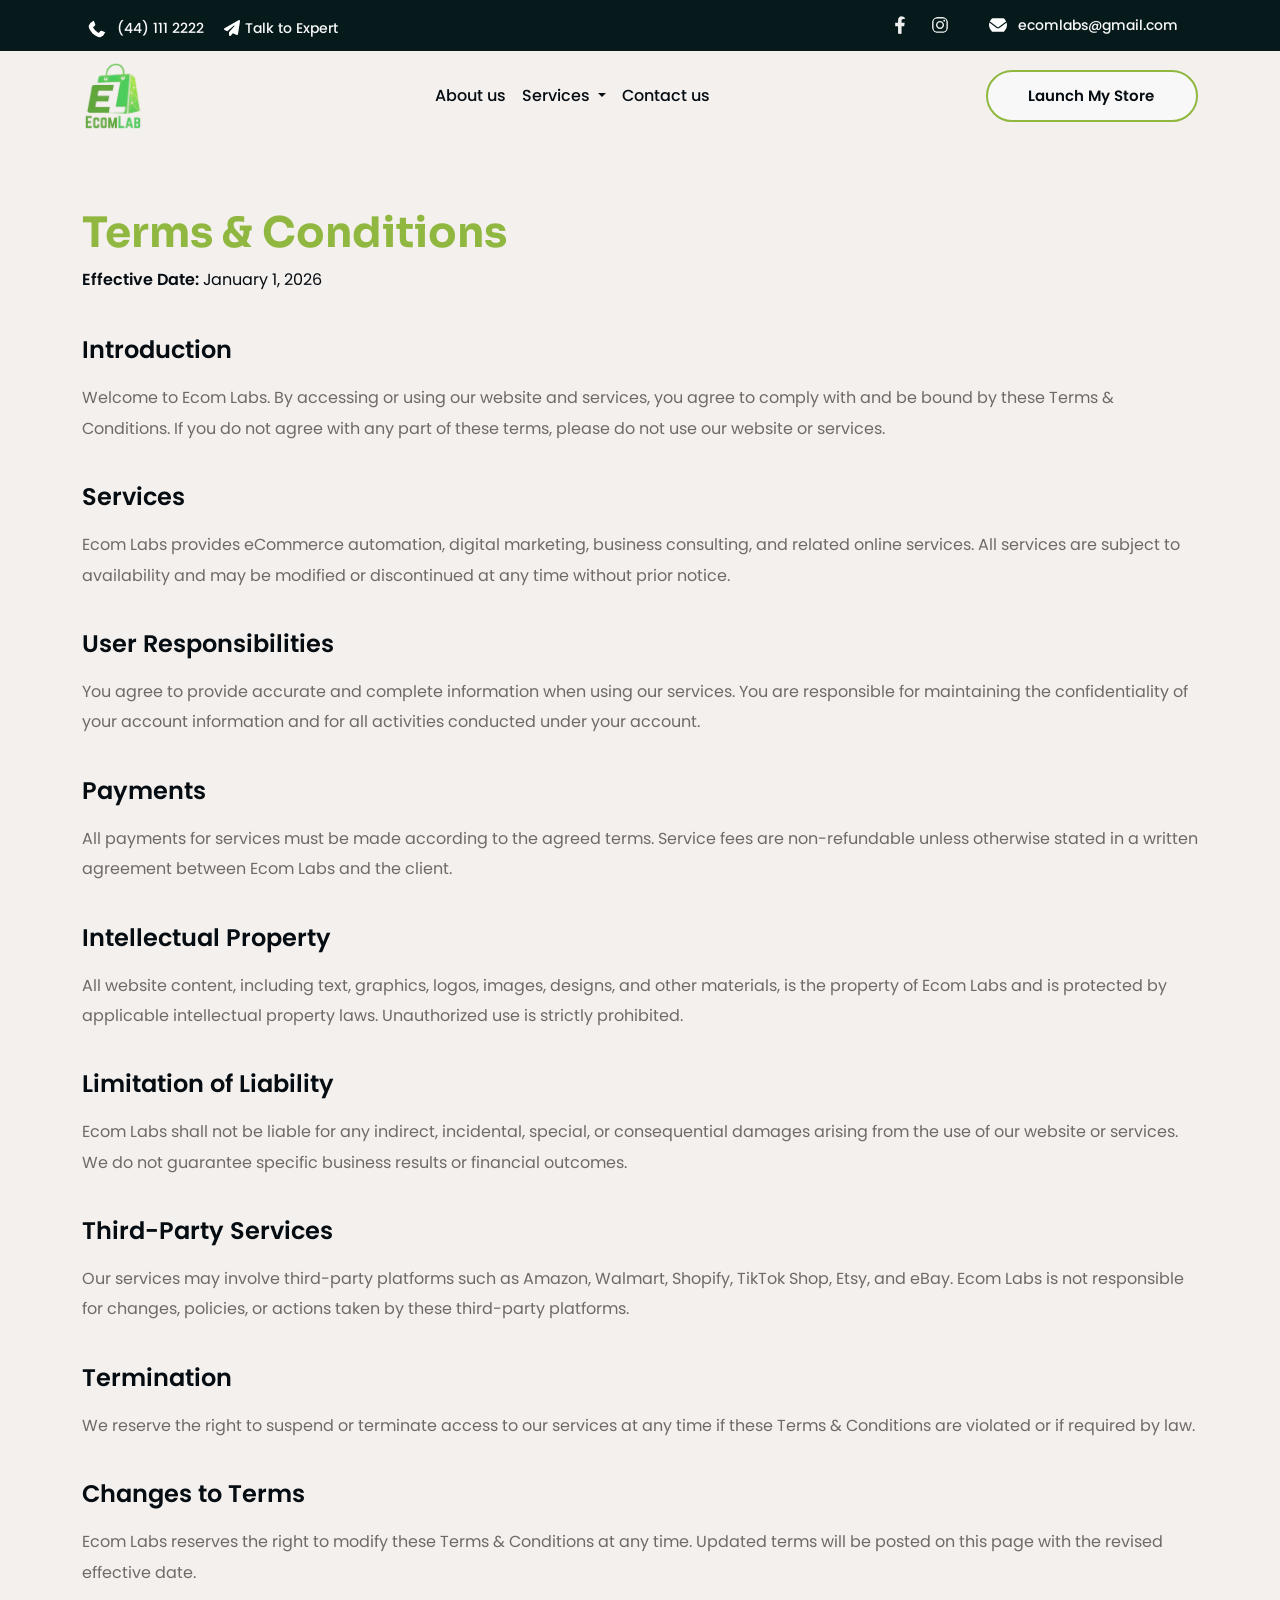
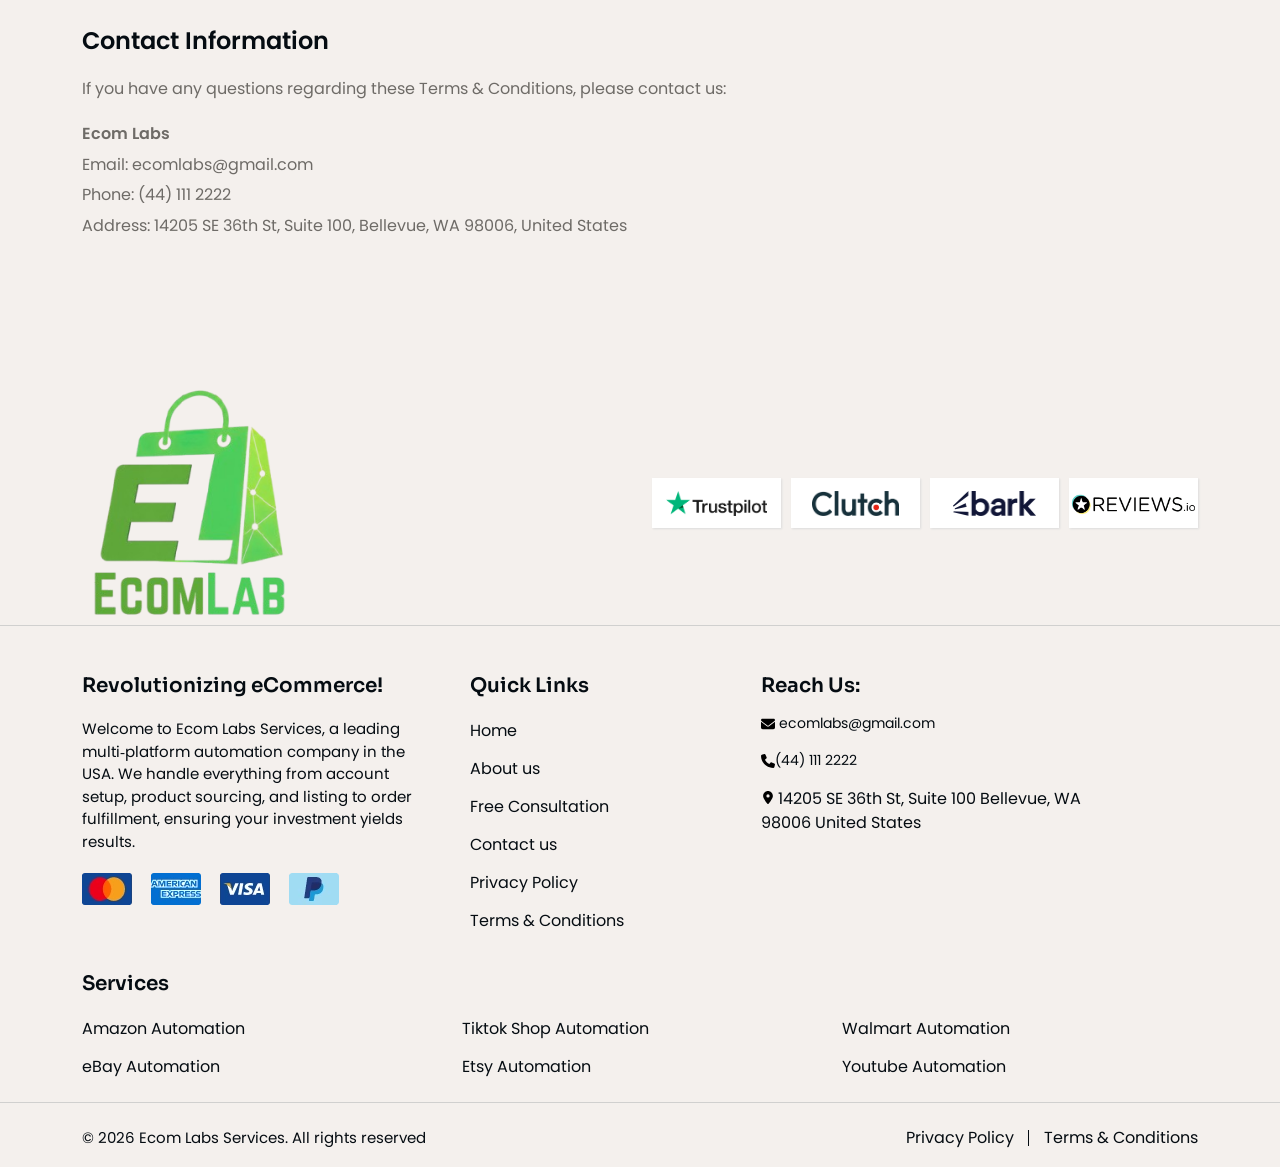
<file: terms.html>
<!DOCTYPE html>
<html lang="en">

<head>
    <meta charset="utf-8">
    <meta name="viewport" content="width=device-width, initial-scale=1">

    <!-- Primary SEO -->
    <title>Terms & Conditions | Multi-Platform eCommerce Automation Solutions</title>
    <meta name="description" content="Ecom Labs provides professional multi-platform eCommerce automation solutions for Amazon, Shopify, Walmart, TikTok Shop, Etsy, eBay, and other online marketplaces.">

    <!-- Search Engine Directives -->
    <meta name="robots" content="noindex, nofollow">
    <meta name="googlebot" content="noindex, nofollow">

    <!-- Canonical -->
    <link rel="canonical" href="">

    <!-- Theme -->
    <meta name="theme-color" content="#000000">

    <!-- Open Graph -->
    <meta property="og:type" content="website">
    <meta property="og:title" content="Terms & Conditions | Multi-Platform eCommerce Automation Solutions">
    <meta property="og:description" content="Professional automation services for Amazon, Shopify, Walmart, TikTok Shop, Etsy, eBay, and other eCommerce marketplaces.">
    <meta property="og:image" content="images/logo.png">
    <meta property="og:image:alt" content="Ecom Labs Logo">
    <meta property="og:site_name" content="Ecom Labs">
    <meta property="og:locale" content="en_US">

    <!-- Twitter Card -->
    <meta name="twitter:card" content="summary_large_image">
    <meta name="twitter:title" content="Terms & Conditions | Multi-Platform eCommerce Automation Solutions">
    <meta name="twitter:description" content="Professional eCommerce automation services for leading online marketplaces.">
    <meta name="twitter:image" content="images/logo.png">

    <!-- Favicon -->
    <link rel="icon" href="images/logo.png" type="image/webp">
    <link rel="apple-touch-icon" href="images/logo.png">

    <!-- CSS -->
    <link rel="stylesheet" href="css/home.css">
</head>

<body class="home">
    <header id="scroll-control">
        <div class="topbar">
            <div class="container">
                <div class="row g-0 align-items-center">
                    <div class="col-lg-6 gg above-top-bar-a-container"><a class="top-a" href="#"><svg xmlns="http://www.w3.org/2000/svg" width="14" height="14" viewBox="0 0 512 512"><path d="M164.9 24.6c-7.7-18.6-28-28.5-47.4-23.2l-88 24C12.1 30.2 0 46 0 64C0 311.4 200.6 512 448 512c18 0 33.8-12.1 38.6-29.5l24-88c5.3-19.4-4.6-39.7-23.2-47.4l-96-40c-16.3-6.8-35.2-2.1-46.3 11.6L304.7 368C234.3 334.7 177.3 277.7 144 207.3L193.3 167c13.7-11.2 18.4-30 11.6-46.3l-40-96z" fill="#ffffff"></path></svg> (44) 111 2222 </a>                        <a class="top-a chat" type="button" role="button"><span class="my"><i class="fa-solid fa-paper-plane myi"></i> </span><span class="text-white1">Talk to Expert</span></a> </div>
                    <div class="col-lg-6 text-end">
                        <div class="social-icon"><a class="top-a" href="#" target="_blank" rel="noopener noreferrer"><svg xmlns="http://www.w3.org/2000/svg" width="16" height="16" viewBox="0 0 320 512"><path d="M279.1 288l14.2-92.7h-88.9v-60.1c0-25.4 12.4-50.1 52.2-50.1h40.4V6.3S260.4 0 225.4 0c-73.2 0-121.1 44.4-121.1 124.7v70.6H22.9V288h81.4v224h100.2V288z" fill="#efefef"></path></svg><span class="visually-hidden">Facebook</span></a>                            <a class="top-a" href="#" target="_blank" rel="noopener noreferrer"><svg xmlns="http://www.w3.org/2000/svg" width="16" height="16" viewBox="0 0 448 512"><path d="M224.1 141c-63.6 0-114.9 51.3-114.9 114.9s51.3 114.9 114.9 114.9S339 319.5 339 255.9 287.7 141 224.1 141zm0 189.6c-41.1 0-74.7-33.5-74.7-74.7s33.5-74.7 74.7-74.7 74.7 33.5 74.7 74.7-33.6 74.7-74.7 74.7zm146.4-194.3c0 14.9-12 26.8-26.8 26.8-14.9 0-26.8-12-26.8-26.8s12-26.8 26.8-26.8 26.8 12 26.8 26.8zm76.1 27.2c-1.7-35.9-9.9-67.7-36.2-93.9-26.2-26.2-58-34.4-93.9-36.2-37-2.1-147.9-2.1-184.9 0-35.8 1.7-67.6 9.9-93.9 36.1s-34.4 58-36.2 93.9c-2.1 37-2.1 147.9 0 184.9 1.7 35.9 9.9 67.7 36.2 93.9s58 34.4 93.9 36.2c37 2.1 147.9 2.1 184.9 0 35.9-1.7 67.7-9.9 93.9-36.2 26.2-26.2 34.4-58 36.2-93.9 2.1-37 2.1-147.8 0-184.8zM398.8 388c-7.8 19.6-22.9 34.7-42.6 42.6-29.5 11.7-99.5 9-132.1 9s-102.7 2.6-132.1-9c-19.6-7.8-34.7-22.9-42.6-42.6-11.7-29.5-9-99.5-9-132.1s-2.6-102.7 9-132.1c7.8-19.6 22.9-34.7 42.6-42.6 29.5-11.7 99.5-9 132.1-9s102.7-2.6 132.1 9c19.6 7.8 34.7 22.9 42.6 42.6 11.7 29.5 9 99.5 9 132.1s2.7 102.7-9 132.1z" fill="#efefef"></path></svg> <span class="visually-hidden">Instagram</span> </a>                            </div><a class="top-a ms-0" href="#"><svg xmlns="http://www.w3.org/2000/svg" width="16" height="16" viewBox="0 0 512 512"><path d="M48 64C21.5 64 0 85.5 0 112c0 15.1 7.1 29.3 19.2 38.4L236.8 313.6c11.4 8.5 27 8.5 38.4 0L492.8 150.4c12.1-9.1 19.2-23.3 19.2-38.4c0-26.5-21.5-48-48-48L48 64zM0 176L0 384c0 35.3 28.7 64 64 64l384 0c35.3 0 64-28.7 64-64l0-208L294.4 339.2c-22.8 17.1-54 17.1-76.8 0L0 176z" fill="#ffffff"></path></svg> ecomlabs@gmail.com </a></div>
                </div>
            </div>
        </div>
        <nav class="navbar navbar-expand-lg">
            <div class="container">
                <a class="navbar-brand" href="index.html"><img class="img-fluid" src="images/logo.png" alt="Ecom Labs Services" title="Ecom Labs Services" decoding="async" fetchpriority="high" loading="lazy" width="130" height="50"></a><button class="navbar-toggler" type="button" data-bs-toggle="collapse"
                    data-bs-target="#navbarNavAltMarkup" aria-controls="navbarNavAltMarkup" aria-expanded="false" aria-label="Toggle navigation"><span class="navbar-toggler-icon"></span></button>
                <div class="collapse navbar-collapse justify-content-between" id="navbarNavAltMarkup">
                    <div class="navbar-nav mx-auto">
                        <ul class="navbar-nav align-items-center">
                            <li><a class="nav-link " href="about-us.html"> About us </a></li>
                            <li class="nav-item dropdown"><span class="nav-link dropdown-toggle" id="service-navbar" role="button" data-bs-toggle="dropdown" aria-expanded="false"> Services </span>
                                <ul class="dropdown-menu row" aria-labelledby="service-navbar">
                                    <div class="col-6 my-col">
                                        <li><a class="dropdown-item" href="amazon-automation-service.html"> Amazon Automation </a></li>
                                        <!-- <li><a class="dropdown-item " href="shopify-automation-service.html"> Shopify Automation </a></li> -->
                                        <li><a class="dropdown-item " href="tiktok-automation-service.html"> Tiktok Shop Automation </a></li>
                                        <li><a class="dropdown-item" href="walmart-automation-service.html"> Walmart Automation </a></li>

                                    </div>
                                    <div class="col-6 my-col">
                                        <li><a class="dropdown-item" href="ebay-automation-service.html"> eBay Automation </a></li>
                                        <li><a class="dropdown-item" href="etsy-automation-service.html"> Etsy Automation </a></li>
                                        <li><a class="dropdown-item" href="youtube-automation-service.html"> Youtube Automation </a></li>
                                    </div>
                                </ul>
                            </li>
                            <li><a class="nav-link " href="contact-us.html"> Contact us </a></li>
                        </ul>
                    </div><a class="btn-live header-btn" href="get-started.html"> Launch My Store <span class="web-icon"></span></a> <a class="btn-green d-none" href="#"><i class="fa-solid fa-phone"></i> (44) 111 2222 </a>
                </div>
            </div>
        </nav>
    </header>
    <main>
        <!-- HERO -->
        <!-- <section id="hero-section-main">
            <div class="hero-section-container">
                <div class="hero-section-content">
                    <h1 class="hero-section-title"> How <span>EcomLab</span> Grows Your eCommerce Business</h1>
                    <p class="hero-section-description"> Ecom Labs is your trusted partner for complete multi‑platform eCommerce automation. We help entrepreneurs build, manage, and grow profitable online stores across Amazon, Shopify, TikTok Shop, Walmart, eBay, Etsy, and YouTube — all through expert automation that saves time and maximizes long‑term success.</p>
                    <p class="hero-section-description"> Whether you're launching your first store or expanding an existing brand, our experienced team handles day‑to‑day operations while you focus on growing your business with confidence.</p>
                    <div class="hero-section-buttons">
                        <a href="#" class="hero-section-btn hero-section-btn-primary"> Get Started</a>
                        <a href="#" class="hero-section-btn hero-section-btn-secondary"> Contact Us</a>
                    </div>
                </div>
                <div class="hero-section-image-box">
                    <img src="images/home-hero.webp" alt="Ecom Labs" class="hero-section-image">
                </div>
            </div>
        </section> -->

        <section id="privacy-policy-page-all-section" class="privacy-policy-page-all-section">
            <div class="container">

                <div class="privacy-policy-page-all-header">
                    <h1>Terms & Conditions</h1>
                    <p><strong>Effective Date:</strong> January 1, 2026</p>
                </div>

                <div class="privacy-policy-page-all-content">

                    <h3>Introduction</h3>
                    <p>
                        Welcome to Ecom Labs. By accessing or using our website and services, you agree to comply with and be bound by these Terms & Conditions. If you do not agree with any part of these terms, please do not use our website or services.
                    </p>

                    <h3>Services</h3>
                    <p>
                        Ecom Labs provides eCommerce automation, digital marketing, business consulting, and related online services. All services are subject to availability and may be modified or discontinued at any time without prior notice.
                    </p>

                    <h3>User Responsibilities</h3>
                    <p>
                        You agree to provide accurate and complete information when using our services. You are responsible for maintaining the confidentiality of your account information and for all activities conducted under your account.
                    </p>

                    <h3>Payments</h3>
                    <p>
                        All payments for services must be made according to the agreed terms. Service fees are non-refundable unless otherwise stated in a written agreement between Ecom Labs and the client.
                    </p>

                    <h3>Intellectual Property</h3>
                    <p>
                        All website content, including text, graphics, logos, images, designs, and other materials, is the property of Ecom Labs and is protected by applicable intellectual property laws. Unauthorized use is strictly prohibited.
                    </p>

                    <h3>Limitation of Liability</h3>
                    <p>
                        Ecom Labs shall not be liable for any indirect, incidental, special, or consequential damages arising from the use of our website or services. We do not guarantee specific business results or financial outcomes.
                    </p>

                    <h3>Third-Party Services</h3>
                    <p>
                        Our services may involve third-party platforms such as Amazon, Walmart, Shopify, TikTok Shop, Etsy, and eBay. Ecom Labs is not responsible for changes, policies, or actions taken by these third-party platforms.
                    </p>

                    <h3>Termination</h3>
                    <p>
                        We reserve the right to suspend or terminate access to our services at any time if these Terms & Conditions are violated or if required by law.
                    </p>

                    <h3>Changes to Terms</h3>
                    <p>
                        Ecom Labs reserves the right to modify these Terms & Conditions at any time. Updated terms will be posted on this page with the revised effective date.
                    </p>

                    <h3>Contact Information</h3>

                    <p>
                        If you have any questions regarding these Terms & Conditions, please contact us:
                    </p>

                    <p>
                        <strong>Ecom Labs</strong><br> Email: ecomlabs@gmail.com<br> Phone: (44) 111 2222<br> Address: 14205 SE 36th St, Suite 100, Bellevue, WA 98006, United States
                    </p>

                </div>
            </div>
        </section>

    </main>

    <footer>
        <section class="footer">
            <div class="container">
                <div class="row gy-3 align-items-center">
                    <div class="col-md-6">
                        <a href="#"><img class="lazyload img-fluid" src="images/logo.png" alt="Ecom Labs Services" title="Ecom Labs Services" width="215" height="53"></a>
                    </div>
                    <div class="col-md-6">
                        <div class="hstack gap-20 align-items-center justify-content-md-end justify-content-center" style="gap: 10px;">
                            <a href="#" style="background-color: white;height: 50px; width: 250px; box-shadow: 1px 1px 2px gainsboro; display: flex;justify-content: center; align-items: center;"><img class="lazyload img-fluid" src="images/trust-pilot.webp" alt="Trustpilot" title="Trustpilot" width="148" height="73" style="height: 25px; width: auto;"></a>
                            <a href="#" style="background-color: white;height: 50px; width: 250px; box-shadow: 1px 1px 2px gainsboro; display: flex;justify-content: center; align-items: center;"><img class="lazyload img-fluid" src="images/clutch.png" alt="clutch" title="clutch" width="128" height="73" style="height: 25px; width: auto;"></a>
                            <a href="#" style="background-color: white;height: 50px; width: 250px; box-shadow: 1px 1px 2px gainsboro; display: flex;justify-content: center; align-items: center;"><img class="lazyload img-fluid" src="images/bark-logo.png" alt="bark" title="bark" width="128" height="73" style="height: 25px; width: auto;"></a>
                            <a href="#" style="background-color: white;height: 50px; width: 250px; box-shadow: 1px 1px 2px gainsboro; display: flex;justify-content: center; align-items: center;"><img class="lazyload img-fluid" src="images/reviews-io.png" alt="reviews io" title="reviews io" width="152" height="73" style="height: 35px; width: auto;"></a>
                        </div>
                    </div>
                </div>
            </div>
            <hr class="mb-5">
            <div class="container">
                <div class="row gy-3 gx-5">
                    <div class=" col-lg-4"><span class="h6">Revolutionizing eCommerce!</span>
                        <p>Welcome to Ecom Labs Services, a leading multi‑platform automation company in the USA. We handle everything from account setup, product sourcing, and listing to order fulfillment, ensuring your investment yields results.</p>
                        <img src="images/payment-cards.webp" alt="Payment Cards" title="Payment Cards" class="lazyload img-fluid d-block mb-4" width="257" height="32">
                    </div>
                    <div class="col-md-6 col-lg-3"><span class="h6">Quick Links</span>
                        <ul>
                            <li><a href="index.html"> Home </a></li>
                            <li><a href="about-us.html"> About us </a></li>
                            <li><a href="get-started.html"> Free Consultation </a></li>
                            <li><a href="contact-us.html"> Contact us </a></li>
                            <li><a href="privacy.html"> Privacy Policy </a></li>
                            <li><a href="terms.html"> Terms & Conditions </a></li>
                        </ul>
                    </div>
                    <div class="col-md-6 col-lg-4 pe-0"><span class="h6 mb-3">Reach Us:</span><a class="cont" href="#"><i class="fa-solid fa-envelope"></i> ecomlabs@gmail.com </a><br><a class="cont" href="#"><i class="fa-solid fa-phone"></i>(44) 111 2222 </a><br>
                        <p class="con"><i class="fa-solid fa-location-dot"></i> 14205 SE 36th St, Suite 100 Bellevue, WA 98006 United States</p>
                        <div class="social-icon d-none"><a class="top-a" href="#" target="_blank" rel="noopener noreferrer"><svg xmlns="http://www.w3.org/2000/svg" width="16" height="16" viewBox="0 0 320 512"><path d="M279.1 288l14.2-92.7h-88.9v-60.1c0-25.4 12.4-50.1 52.2-50.1h40.4V6.3S260.4 0 225.4 0c-73.2 0-121.1 44.4-121.1 124.7v70.6H22.9V288h81.4v224h100.2V288z" fill="#efefef"></path></svg><span class="visually-hidden">Facebook</span></a>                            <a class="top-a" href="#" target="_blank" rel="noopener noreferrer"><svg xmlns="http://www.w3.org/2000/svg" width="16" height="16" viewBox="0 0 448 512"><path d="M224.1 141c-63.6 0-114.9 51.3-114.9 114.9s51.3 114.9 114.9 114.9S339 319.5 339 255.9 287.7 141 224.1 141zm0 189.6c-41.1 0-74.7-33.5-74.7-74.7s33.5-74.7 74.7-74.7 74.7 33.5 74.7 74.7-33.6 74.7-74.7 74.7zm146.4-194.3c0 14.9-12 26.8-26.8 26.8-14.9 0-26.8-12-26.8-26.8s12-26.8 26.8-26.8 26.8 12 26.8 26.8zm76.1 27.2c-1.7-35.9-9.9-67.7-36.2-93.9-26.2-26.2-58-34.4-93.9-36.2-37-2.1-147.9-2.1-184.9 0-35.8 1.7-67.6 9.9-93.9 36.1s-34.4 58-36.2 93.9c-2.1 37-2.1 147.9 0 184.9 1.7 35.9 9.9 67.7 36.2 93.9s58 34.4 93.9 36.2c37 2.1 147.9 2.1 184.9 0 35.9-1.7 67.7-9.9 93.9-36.2 26.2-26.2 34.4-58 36.2-93.9 2.1-37 2.1-147.8 0-184.8zM398.8 388c-7.8 19.6-22.9 34.7-42.6 42.6-29.5 11.7-99.5 9-132.1 9s-102.7 2.6-132.1-9c-19.6-7.8-34.7-22.9-42.6-42.6-11.7-29.5-9-99.5-9-132.1s-2.6-102.7 9-132.1c7.8-19.6 22.9-34.7 42.6-42.6 29.5-11.7 99.5-9 132.1-9s102.7-2.6 132.1 9c19.6 7.8 34.7 22.9 42.6 42.6 11.7 29.5 9 99.5 9 132.1s2.7 102.7-9 132.1z" fill="#efefef"></path></svg> <span class="visually-hidden">Instagram</span> </a>
                        </div>
                    </div>
                    <div class="col-12"><span class="h6">Services</span>
                        <ul class="row row-cols-md-3 myservice">
                            <li><a class="col" href="amazon-automation-service.html"> Amazon Automation </a></li>
                            <!-- <li><a class="col " href="shopify-automation-service.html"> Shopify Automation </a></li> -->
                            <li><a class="col " href="tiktok-automation-service.html"> Tiktok Shop Automation </a></li>
                            <li><a class="col" href="walmart-automation-service.html"> Walmart Automation </a></li>
                            <li><a class="col" href="ebay-automation-service.html"> eBay Automation </a></li>
                            <li><a class="col" href="etsy-automation-service.html"> Etsy Automation </a></li>
                            <li><a class="col" href="youtube-automation-service.html"> Youtube Automation </a></li>
                        </ul>
                    </div>
                </div>
            </div>
            <hr>
            <div class="container">
                <div class="row">
                    <div class="col-lg-6 text-lg-start text-center c-footer">
                        <p class="m-0">© 2026 Ecom Labs Services. All rights reserved</p>
                    </div>
                    <div class="col-lg-6 text-lg-end text-center footer-b">
                        <div class="policy-links">
                            <ul>
                                <li><a href="privacy.html" class="p-line"> Privacy Policy </a></li>
                                <li><a href="terms.html"> Terms & Conditions </a></li>
                            </ul>
                        </div>
                    </div>
                </div>
            </div>
        </section>
    </footer>

    <script src="js/custom1.js" type="text/javascript">
    </script>
    <script src="js/bootstrap.js" defer="" type="text/javascript">
    </script>
    <script src="js/product-slider.js" defer="" type="text/javascript">
    </script>
    <script src="js/review-slider.js" defer="" type="text/javascript">
    </script>
    <script src="js/brand-slider.js" defer="" type="text/javascript">
    </script>
    <script type="text/javascript">
        (function() {
            const video = document.querySelector("video");
            const source = video.querySelector("source");
            const isMobile = /Mobi|Android/i.test(navigator.userAgent);
            const mobileVideo = "https://expertecomservices.com/assets/frontend/video/mobile-video.webm";
            const mobilePoster = "https://expertecomservices.com/assets/frontend/images/bg/mobile-poster.webp";
            const desktopVideo = "https://expertecomservices.com/assets/frontend/video/desktop-video.webm";
            const desktopPoster = "https://expertecomservices.com/assets/frontend/images/bg/desktop-poster.webp";
            const finalVideo = isMobile ? mobileVideo : desktopVideo;
            video.setAttribute("poster", isMobile ? mobilePoster : desktopPoster);
            const preloadVideo = document.createElement("link");
            preloadVideo.rel = "preload";
            preloadVideo.as = "video";
            preloadVideo.fetchpriority = "high";
            preloadVideo.href = finalVideo;
            document.head.appendChild(preloadVideo);

            function playOnInteraction() {
                source.setAttribute("src", finalVideo);
                video.load();
                ["scroll", "mousemove", "mouseenter", "touchstart"].forEach(evt => window.removeEventListener(evt,
                    playOnInteraction));
            }
            ["scroll", "mousemove", "mouseenter", "touchstart"].forEach(evt => window.addEventListener(evt,
                playOnInteraction, {
                    once: true
                }));
        })();
    </script>
    <script src="js/jquery.mask.min.js"></script>
</body>

</html>
</file>
<file: css/home.css>
@font-face {
    font-display: swap;
    font-family: Sora;
    font-style: normal;
    font-weight: 300;
    src: url('../fonts/sora-v12-latin-300.woff2') format('woff2')
}

@font-face {
    font-display: swap;
    font-family: Sora;
    font-style: normal;
    font-weight: 400;
    src: url('fonts/sora-v12-latin-regular.woff2') format('woff2')
}

@font-face {
    font-display: swap;
    font-family: Sora;
    font-style: normal;
    font-weight: 500;
    src: url('../fonts/sora-v12-latin-500.woff2') format('woff2')
}

@font-face {
    font-display: swap;
    font-family: Sora;
    font-style: normal;
    font-weight: 600;
    src: url('../fonts/sora-v12-latin-600.woff2') format('woff2')
}

@font-face {
    font-display: swap;
    font-family: Sora;
    font-style: normal;
    font-weight: 700;
    src: url('../fonts/sora-v12-latin-700.woff2') format('woff2')
}

@font-face {
    font-display: swap;
    font-family: Sora;
    font-style: normal;
    font-weight: 800;
    src: url('../fonts/sora-v12-latin-800.woff2') format('woff2')
}

@font-face {
    font-display: swap;
    font-family: Poppins;
    font-style: normal;
    font-weight: 400;
    src: url('../fonts/poppins-v22-latin-regular.woff2') format('woff2')
}

@font-face {
    font-display: swap;
    font-family: Poppins;
    font-style: normal;
    font-weight: 500;
    src: url('../fonts/poppins-v22-latin-500.woff2') format('woff2')
}

@font-face {
    font-display: swap;
    font-family: Poppins;
    font-style: normal;
    font-weight: 600;
    src: url('../fonts/poppins-v22-latin-600.woff2') format('woff2')
}

.container,
.row {
    --bs-gutter-x: 1.5rem;
    --bs-gutter-y: 0
}

.nav,
.row {
    flex-wrap: wrap
}

.container,
.g-0,
.row {
    --bs-gutter-y: 0
}

.dropdown,
.footer .footer-b .policy-links ul li a.p-line,
section.brands .brand-slider,
sub {
    position: relative
}

.dropdown-item,
.dropdown-toggle,
.navbar-brand {
    white-space: nowrap
}

header .navbar .navbar-brand img {
    height: 70px;
    width: auto;
    object-fit: contain;
}

.nav,
.navbar-nav {
    --bs-nav-link-padding-y: 0.5rem;
    --bs-nav-link-font-weight: ;
    list-style: none;
    margin-bottom: 0
}

.dropdown-item,
.dropdown-item.active,
.dropdown-item:active,
.nav-link,
.navbar-brand,
.navbar-toggler:focus,
.navbar-toggler:hover {
    text-decoration: none
}

header .btn-order,
header .header-btn {
    animation: 1.5s ease-in-out infinite heart
}

header,
section {
    max-width: 1920px
}

.dropdown-menu,
.footer ul li,
.nav,
.navbar-nav,
ul {
    list-style: none
}

.fade:not(.show),
.lazyload {
    opacity: 0
}

.accordion-header,
.nav,
.navbar-nav,
ul ul {
    margin-bottom: 0
}

section.mid-sec .box-line,
section.package .box-two {
    border-image-slice: 0;
    border-image-source: linear-gradient(45deg, rgba(5, 12, 18, 0), rgba(144, 184, 64, 0))
}

:root {
    --bs-blue: #0d6efd;
    --bs-indigo: #6610f2;
    --bs-purple: #6f42c1;
    --bs-pink: #d63384;
    --bs-red: #dc3545;
    --bs-orange: #fd7e14;
    --bs-yellow: #ffc107;
    --bs-green: #198754;
    --bs-teal: #20c997;
    --bs-cyan: #0dcaf0;
    --bs-black: #050C12;
    --bs-white: #F8F8F8;
    --bs-gray: #6E6B67;
    --bs-gray-dark: #231F24;
    --bs-gray-100: #F8F8F8;
    --bs-gray-200: #F8F8F8;
    --bs-gray-300: #A5A9AD;
    --bs-gray-400: #A5A9AD;
    --bs-gray-500: #A5A9AD;
    --bs-gray-600: #6E6B67;
    --bs-gray-700: #535459;
    --bs-gray-800: #252A25;
    --bs-gray-900: #050C12;
    --bs-primary: #90B840;
    --bs-secondary: #6E6B67;
    --bs-success: #588838;
    --bs-info: #0dcaf0;
    --bs-warning: #90B840;
    --bs-danger: #588838;
    --bs-light: #F8F8F8;
    --bs-dark: #050C12;
    --bs-primary-rgb: 144, 184, 64;
    --bs-secondary-rgb: 110, 107, 103;
    --bs-success-rgb: 88, 136, 56;
    --bs-info-rgb: 13, 202, 240;
    --bs-warning-rgb: 144, 184, 64;
    --bs-danger-rgb: 88, 136, 56;
    --bs-light-rgb: 248, 248, 248;
    --bs-dark-rgb: 5, 12, 18;
    --bs-primary-text-emphasis: #050C12;
    --bs-secondary-text-emphasis: #535459;
    --bs-success-text-emphasis: #050C12;
    --bs-info-text-emphasis: #050C12;
    --bs-warning-text-emphasis: #050C12;
    --bs-danger-text-emphasis: #050C12;
    --bs-light-text-emphasis: #535459;
    --bs-dark-text-emphasis: #535459;
    --bs-primary-bg-subtle: #F8F8F8;
    --bs-secondary-bg-subtle: #F8F8F8;
    --bs-success-bg-subtle: #F8F8F8;
    --bs-info-bg-subtle: #F8F8F8;
    --bs-warning-bg-subtle: #F8F8F8;
    --bs-danger-bg-subtle: #F8F8F8;
    --bs-light-bg-subtle: #F8F8F8;
    --bs-dark-bg-subtle: #A5A9AD;
    --bs-primary-border-subtle: #90B840;
    --bs-secondary-border-subtle: #A5A9AD;
    --bs-success-border-subtle: #588838;
    --bs-info-border-subtle: #A5A9AD;
    --bs-warning-border-subtle: #90B840;
    --bs-danger-border-subtle: #588838;
    --bs-light-border-subtle: #F8F8F8;
    --bs-dark-border-subtle: #A5A9AD;
    --bs-white-rgb: 248, 248, 248;
    --bs-black-rgb: 5, 12, 18;
    --bs-font-sans-serif: system-ui, -apple-system, "Segoe UI", Roboto, "Helvetica Neue", "Noto Sans", "Liberation Sans", Arial, sans-serif, "Apple Color Emoji", "Segoe UI Emoji", "Segoe UI Symbol", "Noto Color Emoji";
    --bs-font-monospace: SFMono-Regular, Menlo, Monaco, Consolas, "Liberation Mono", "Courier New", monospace;
    --bs-gradient: linear-gradient(180deg, hsla(0, 0%, 100%, .15), hsla(0, 0%, 100%, 0));
    --bs-body-font-family: var(--bs-font-sans-serif);
    --bs-body-font-size: 1rem;
    --bs-body-font-weight: 400;
    --bs-body-line-height: 1.5;
    --bs-body-color: #050C12;
    --bs-body-color-rgb: 5, 12, 18;
    --bs-body-bg: #F8F8F8;
    --bs-body-bg-rgb: 248, 248, 248;
    --bs-emphasis-color: #050C12;
    --bs-emphasis-color-rgb: 5, 12, 18;
    --bs-secondary-color: rgba(5, 12, 18, .75);
    --bs-secondary-color-rgb: 5, 12, 18;
    --bs-secondary-bg: #F8F8F8;
    --bs-secondary-bg-rgb: 248, 248, 248;
    --bs-tertiary-color: rgba(5, 12, 18, .5);
    --bs-tertiary-color-rgb: 5, 12, 18;
    --bs-tertiary-bg: #F8F8F8;
    --bs-tertiary-bg-rgb: 248, 248, 248;
    --bs-heading-color: inherit;
    --bs-link-color: #90B840;
    --bs-link-color-rgb: 144, 184, 64;
    --bs-link-decoration: underline;
    --bs-link-hover-color: #588838;
    --bs-link-hover-color-rgb: 88, 136, 56;
    --bs-code-color: #588838;
    --bs-highlight-color: #050C12;
    --bs-highlight-bg: #F8F8F8;
    --bs-border-width: 1px;
    --bs-border-style: solid;
    --bs-border-color: #A5A9AD;
    --bs-border-color-translucent: rgba(5, 12, 18, .175);
    --bs-border-radius: 0.375rem;
    --bs-border-radius-sm: 0.25rem;
    --bs-border-radius-lg: 0.5rem;
    --bs-border-radius-xl: 1rem;
    --bs-border-radius-xxl: 2rem;
    --bs-border-radius-2xl: var(--bs-border-radius-xxl);
    --bs-border-radius-pill: 50rem;
    --bs-box-shadow: 0 0.5rem 1rem rgba(5, 12, 18, .15);
    --bs-box-shadow-sm: 0 0.125rem 0.25rem rgba(5, 12, 18, .075);
    --bs-box-shadow-lg: 0 1rem 3rem rgba(5, 12, 18, .175);
    --bs-box-shadow-inset: inset 0 1px 2px rgba(5, 12, 18, .075);
    --bs-focus-ring-width: 0.25rem;
    --bs-focus-ring-opacity: 0.25;
    --bs-focus-ring-color: rgba(144, 184, 64, .25);
    --bs-form-valid-color: #588838;
    --bs-form-valid-border-color: #588838;
    --bs-form-invalid-color: #588838;
    --bs-form-invalid-border-color: #588838;
    --bs-breakpoint-xs: 0;
    --bs-breakpoint-sm: 576px;
    --bs-breakpoint-md: 768px;
    --bs-breakpoint-lg: 992px;
    --bs-breakpoint-xl: 1200px;
    --bs-breakpoint-xxl: 1400px;
    --bs-btn-close-filter: ;
    --bs-carousel-indicator-active-bg: #F8F8F8;
    --bs-carousel-caption-color: #F8F8F8;
    --bs-carousel-control-icon-filter:
}

*,
:after,
:before {
    box-sizing: border-box
}

@media(prefers-reduced-motion:no-preference) {
     :root {
        scroll-behavior: smooth
    }
}

body {
    -webkit-text-size-adjust: 100%;
    -webkit-tap-highlight-color: transparent;
    background-color: #f4f0ed;
    color: var(--bs-body-color);
    font-family: var(--bs-body-font-family);
    font-size: var(--bs-body-font-size);
    font-weight: var(--bs-body-font-weight);
    line-height: var(--bs-body-line-height);
    text-align: var(--bs-body-text-align)
}

hr {
    border: 0;
    border-top: var(--bs-border-width) solid;
    color: inherit;
    margin: 1rem 0;
    opacity: .25
}

.h1,
.h2,
.h4,
.h6,
h1,
h2,
h4,
h6 {
    color: var(--bs-heading-color);
    line-height: 1.2;
    margin-top: 0
}

dl,
p,
ul {
    margin-bottom: 1rem;
    margin-top: 0
}

strong {
    font-weight: bolder
}

.small,
small {
    font-size: .875em
}

sub {
    bottom: -.25em;
    font-size: .75em;
    line-height: 0;
    vertical-align: baseline
}

.navbar-toggler-icon,
img,
svg {
    vertical-align: middle
}

a {
    color: rgba(var(--bs-link-color-rgb), var(--bs-link-opacity, 1));
    box-shadow: none;
    outline: 0 !important;
    text-decoration: none !important
}

a:hover {
    --bs-link-color-rgb: var(--bs-link-hover-color-rgb)
}

a:not([href]):not([class]),
a:not([href]):not([class]):hover {
    color: inherit;
    text-decoration: none
}

button {
    border-radius: 0;
    font-family: inherit;
    font-size: inherit;
    line-height: inherit;
    margin: 0;
    text-transform: none
}

button:focus:not(:focus-visible) {
    outline: 0
}

[role=button],
[type=button]:not(:disabled),
button:not(:disabled),
header .navbar .navbar-nav .nav-item {
    cursor: pointer
}

[type=button],
button {
    -webkit-appearance: button
}

::-moz-focus-inner {
    border-style: none;
    padding: 0
}

::-webkit-datetime-edit-day-field,
::-webkit-datetime-edit-fields-wrapper,
::-webkit-datetime-edit-hour-field,
::-webkit-datetime-edit-minute,
::-webkit-datetime-edit-month-field,
::-webkit-datetime-edit-text,
::-webkit-datetime-edit-year-field {
    padding: 0
}

::-webkit-inner-spin-button {
    height: auto
}

::-webkit-search-decoration {
    -webkit-appearance: none
}

::-webkit-color-swatch-wrapper {
    padding: 0
}

.container,
.row>* {
    padding-left: calc(var(--bs-gutter-x)*.5);
    padding-right: calc(var(--bs-gutter-x)*.5);
    width: 100%
}

::file-selector-button {
    -webkit-appearance: button;
    font: inherit
}

iframe {
    border: 0
}

.d-none,
[hidden] {
    display: none !important
}

.img-fluid {
    height: auto;
    max-width: 100%
}

.container {
    margin-left: auto;
    margin-right: auto
}

@media(min-width:576px) {
    .container {
        max-width: 540px
    }
    .col-sm-4 {
        flex: 0 0 auto;
        width: 33.33333333%
    }
    .col-sm-12 {
        flex: 0 0 auto;
        width: 100%
    }
}

@media(min-width:768px) {
    .container {
        max-width: 720px
    }
    .col-md-3 {
        flex: 0 0 auto;
        width: 25%
    }
    .col-md-6 {
        flex: 0 0 auto;
        width: 50%
    }
    .col-md-10 {
        flex: 0 0 auto;
        width: 83.33333333%
    }
    .col-md-12 {
        flex: 0 0 auto;
        width: 100%
    }
}

@media(min-width:992px) {
    .container {
        max-width: 960px
    }
    .col-lg-2 {
        flex: 0 0 auto;
        width: 16.66666667%
    }
    .col-lg-3 {
        flex: 0 0 auto;
        width: 25%
    }
    .col-lg-4 {
        flex: 0 0 auto;
        width: 33.33333333%
    }
    .col-lg-5 {
        flex: 0 0 auto;
        width: 41.66666667%
    }
    .col-lg-6 {
        flex: 0 0 auto;
        width: 50%
    }
    .col-lg-7 {
        flex: 0 0 auto;
        width: 58.33333333%
    }
    .col-lg-8 {
        flex: 0 0 auto;
        width: 66.66666667%
    }
    .col-lg-9 {
        flex: 0 0 auto;
        width: 75%
    }
    .col-lg-10 {
        flex: 0 0 auto;
        width: 83.33333333%
    }
    .offset-lg-1 {
        margin-left: 8.33333333%
    }
}

.row {
    display: flex;
    margin-left: calc(var(--bs-gutter-x)*-.5);
    margin-right: calc(var(--bs-gutter-x)*-.5);
    margin-top: calc(var(--bs-gutter-y)*-1)
}

.row>* {
    flex-shrink: 0;
    margin-top: var(--bs-gutter-y);
    max-width: 100%
}

.col-6 {
    flex: 0 0 auto;
    width: 50%
}

.col-12 {
    flex: 0 0 auto;
    width: 100%
}

.g-0 {
    --bs-gutter-x: 0
}

.gy-3 {
    --bs-gutter-y: 1rem
}

.gx-4 {
    --bs-gutter-x: 1.5rem
}

.gy-4 {
    --bs-gutter-y: 1.5rem
}

.gx-5 {
    --bs-gutter-x: 3rem
}

.gy-5 {
    --bs-gutter-y: 3rem
}

@media(min-width:1200px) {
    .h1,
    h1 {
        font-size: 2.5rem
    }
    .h2,
    h2 {
        font-size: 2rem
    }
    .h4,
    h4 {
        font-size: 1.5rem
    }
    .container {
        max-width: 1140px
    }
    .col-xl-3 {
        flex: 0 0 auto;
        width: 25%
    }
}

.fade {
    transition: opacity .15s linear
}

.collapse:not(.show) {
    display: none
}

.dropdown-toggle:after {
    border-bottom: 0;
    border-left: .3em solid transparent;
    border-right: .3em solid transparent;
    border-top: .3em solid;
    content: "";
    display: inline-block;
    margin-left: .255em;
    vertical-align: .255em
}

.dropdown-toggle:empty:after {
    margin-left: 0
}

.dropdown-menu {
    --bs-dropdown-zindex: 1000;
    --bs-dropdown-min-width: 10rem;
    --bs-dropdown-padding-x: 0;
    --bs-dropdown-padding-y: 0.5rem;
    --bs-dropdown-spacer: 0.125rem;
    --bs-dropdown-font-size: 1rem;
    --bs-dropdown-color: var(--bs-body-color);
    --bs-dropdown-bg: var(--bs-body-bg);
    --bs-dropdown-border-color: var(--bs-border-color-translucent);
    --bs-dropdown-border-radius: var(--bs-border-radius);
    --bs-dropdown-border-width: var(--bs-border-width);
    --bs-dropdown-inner-border-radius: calc(var(--bs-border-radius) - var(--bs-border-width));
    --bs-dropdown-divider-bg: var(--bs-border-color-translucent);
    --bs-dropdown-divider-margin-y: 0.5rem;
    --bs-dropdown-box-shadow: var(--bs-box-shadow);
    --bs-dropdown-link-color: var(--bs-body-color);
    --bs-dropdown-link-hover-color: var(--bs-body-color);
    --bs-dropdown-link-hover-bg: var(--bs-tertiary-bg);
    --bs-dropdown-link-active-color: #F8F8F8;
    --bs-dropdown-link-active-bg: #90B840;
    --bs-dropdown-link-disabled-color: var(--bs-tertiary-color);
    --bs-dropdown-item-padding-x: 1rem;
    --bs-dropdown-item-padding-y: 0.25rem;
    --bs-dropdown-header-color: #6E6B67;
    --bs-dropdown-header-padding-x: 1rem;
    --bs-dropdown-header-padding-y: 0.5rem;
    background-clip: padding-box;
    background-color: var(--bs-dropdown-bg);
    border: var(--bs-dropdown-border-width) solid var(--bs-dropdown-border-color);
    border-radius: var(--bs-dropdown-border-radius);
    color: var(--bs-dropdown-color);
    display: none;
    font-size: var(--bs-dropdown-font-size);
    margin: 0;
    min-width: var(--bs-dropdown-min-width);
    padding: var(--bs-dropdown-padding-y) var(--bs-dropdown-padding-x);
    position: absolute;
    text-align: left;
    z-index: var(--bs-dropdown-zindex)
}

.accordion-button,
.navbar,
.ratio,
body,
html,
section {
    position: relative
}

.dropdown-item {
    background-color: transparent;
    border: 0;
    border-radius: var(--bs-dropdown-item-border-radius, 0);
    clear: both;
    color: var(--bs-dropdown-link-color);
    display: block;
    font-weight: 400;
    padding: var(--bs-dropdown-item-padding-y) var(--bs-dropdown-item-padding-x);
    text-align: inherit;
    width: 100%
}


/* header .topbar .social-icon a.top-a svg {
    filter: brightness(0);
} */

.dropdown-menu.show,
.nav {
    display: flex
}

.dropdown-item:focus,
.dropdown-item:hover {
    background-color: var(--bs-dropdown-link-hover-bg);
    color: var(--bs-dropdown-link-hover-color)
}

.dropdown-item.active,
.dropdown-item:active {
    background-color: var(--bs-dropdown-link-active-bg);
    color: var(--bs-dropdown-link-active-color)
}

.dropdown-item:disabled {
    background-color: transparent;
    color: var(--bs-dropdown-link-disabled-color);
    pointer-events: none
}

.nav {
    --bs-nav-link-padding-x: 1rem;
    --bs-nav-link-color: var(--bs-link-color);
    --bs-nav-link-hover-color: var(--bs-link-hover-color);
    --bs-nav-link-disabled-color: var(--bs-secondary-color);
    padding-left: 0
}

.nav-link {
    border: 0;
    color: var(--bs-nav-link-color);
    display: block;
    font-size: var(--bs-nav-link-font-size);
    font-weight: var(--bs-nav-link-font-weight);
    padding: var(--bs-nav-link-padding-y) var(--bs-nav-link-padding-x);
    transition: color .15s ease-in-out, background-color .15s ease-in-out, border-color .15s ease-in-out
}

.h1,
.h2,
h1,
h2 {
    font-weight: 700
}

.nav-link:focus,
.nav-link:hover {
    color: #90B840;
}

.nav-link:focus-visible {
    box-shadow: 0 0 0 .25rem rgba(144, 184, 64, .25);
    outline: 0
}

.nav-link:disabled {
    color: var(--bs-nav-link-disabled-color);
    cursor: default;
    pointer-events: none
}

.navbar {
    --bs-navbar-padding-x: 0;
    --bs-navbar-padding-y: 0.5rem;
    --bs-navbar-color: rgba(var(--bs-emphasis-color-rgb), 0.65);
    --bs-navbar-hover-color: rgba(var(--bs-emphasis-color-rgb), 0.8);
    --bs-navbar-disabled-color: rgba(var(--bs-emphasis-color-rgb), 0.3);
    --bs-navbar-active-color: rgba(var(--bs-emphasis-color-rgb), 1);
    --bs-navbar-brand-padding-y: 0.3125rem;
    --bs-navbar-brand-margin-end: 1rem;
    --bs-navbar-brand-font-size: 1.25rem;
    --bs-navbar-brand-color: rgba(var(--bs-emphasis-color-rgb), 1);
    --bs-navbar-brand-hover-color: rgba(var(--bs-emphasis-color-rgb), 1);
    --bs-navbar-nav-link-padding-x: 0.5rem;
    --bs-navbar-toggler-padding-y: 0.25rem;
    --bs-navbar-toggler-padding-x: 0.75rem;
    --bs-navbar-toggler-font-size: 1.25rem;
    --bs-navbar-toggler-icon-bg: url("data:image/svg+xml;charset=utf-8,%3Csvg xmlns='http://www.w3.org/2000/svg' viewBox='0 0 30 30'%3E%3Cpath stroke='rgba(5, 12, 18, 0.75)' stroke-linecap='round' stroke-miterlimit='10' stroke-width='2' d='M4 7h22M4 15h22M4 23h22'/%3E%3C/svg%3E");
    --bs-navbar-toggler-border-color: rgba(var(--bs-emphasis-color-rgb), 0.15);
    --bs-navbar-toggler-border-radius: var(--bs-border-radius);
    --bs-navbar-toggler-focus-width: 0.25rem;
    --bs-navbar-toggler-transition: box-shadow 0.15s ease-in-out;
    flex-wrap: wrap;
    padding: var(--bs-navbar-padding-y) var(--bs-navbar-padding-x)
}

.navbar,
.navbar>.container,
section.product-sale .slider-box .c-top {
    align-items: center;
    display: flex;
    justify-content: space-between
}

.navbar>.container {
    flex-wrap: inherit
}

.navbar-brand {
    color: var(--bs-navbar-brand-color);
    font-size: var(--bs-navbar-brand-font-size);
    margin-right: var(--bs-navbar-brand-margin-end);
    padding-bottom: var(--bs-navbar-brand-padding-y);
    padding-top: var(--bs-navbar-brand-padding-y)
}

.navbar-brand:focus,
.navbar-brand:hover {
    color: var(--bs-navbar-brand-hover-color)
}

.navbar-nav {
    --bs-nav-link-padding-x: 0;
    --bs-nav-link-color: var(--bs-navbar-color);
    --bs-nav-link-hover-color: var(--bs-navbar-hover-color);
    --bs-nav-link-disabled-color: var(--bs-navbar-disabled-color);
    display: flex;
    flex-direction: column;
    padding-left: 0
}

.navbar-nav .nav-link.active,
.navbar-nav .nav-link.show {
    color: var(--bs-navbar-active-color)
}

.navbar-nav .dropdown-menu {
    position: static
}

.navbar-collapse {
    align-items: center;
    flex-basis: 100%;
    flex-grow: 1
}

.navbar-toggler {
    background-color: transparent;
    border: var(--bs-border-width) solid var(--bs-navbar-toggler-border-color);
    border-radius: var(--bs-navbar-toggler-border-radius);
    color: var(--bs-navbar-color);
    font-size: var(--bs-navbar-toggler-font-size);
    line-height: 1;
    padding: var(--bs-navbar-toggler-padding-y) var(--bs-navbar-toggler-padding-x);
    transition: var(--bs-navbar-toggler-transition)
}

.navbar-toggler:focus {
    box-shadow: 0 0 0 var(--bs-navbar-toggler-focus-width);
    outline: 0
}

.navbar-toggler-icon {
    background-image: var(--bs-navbar-toggler-icon-bg);
    background-position: 50%;
    background-repeat: no-repeat;
    background-size: 100%;
    display: inline-block;
    height: 1.5em;
    width: 1.5em
}

.accordion {
    --bs-accordion-color: var(--bs-body-color);
    --bs-accordion-bg: var(--bs-body-bg);
    --bs-accordion-transition: color 0.15s ease-in-out, background-color 0.15s ease-in-out, border-color 0.15s ease-in-out, box-shadow 0.15s ease-in-out, border-radius 0.15s ease;
    --bs-accordion-border-color: var(--bs-border-color);
    --bs-accordion-border-width: var(--bs-border-width);
    --bs-accordion-border-radius: var(--bs-border-radius);
    --bs-accordion-inner-border-radius: calc(var(--bs-border-radius) - var(--bs-border-width));
    --bs-accordion-btn-padding-x: 1.25rem;
    --bs-accordion-btn-padding-y: 1rem;
    --bs-accordion-btn-color: var(--bs-body-color);
    --bs-accordion-btn-bg: var(--bs-accordion-bg);
    --bs-accordion-btn-icon: url("data:image/svg+xml;charset=utf-8,%3Csvg xmlns='http://www.w3.org/2000/svg' viewBox='0 0 16 16' fill='none' stroke='%23050C12' stroke-linecap='round' stroke-linejoin='round'%3E%3Cpath d='m2 5 6 6 6-6'/%3E%3C/svg%3E");
    --bs-accordion-btn-icon-width: 1.25rem;
    --bs-accordion-btn-icon-transform: rotate(-180deg);
    --bs-accordion-btn-icon-transition: transform 0.2s ease-in-out;
    --bs-accordion-btn-active-icon: url("data:image/svg+xml;charset=utf-8,%3Csvg xmlns='http://www.w3.org/2000/svg' viewBox='0 0 16 16' fill='none' stroke='%23050C12' stroke-linecap='round' stroke-linejoin='round'%3E%3Cpath d='m2 5 6 6 6-6'/%3E%3C/svg%3E");
    --bs-accordion-btn-focus-box-shadow: 0 0 0 0.25rem rgba(144, 184, 64, .25);
    --bs-accordion-body-padding-x: 1.25rem;
    --bs-accordion-body-padding-y: 1rem;
    --bs-accordion-active-color: var(--bs-primary-text-emphasis);
    --bs-accordion-active-bg: var(--bs-primary-bg-subtle)
}

.accordion-button {
    align-items: center;
    background-color: var(--bs-accordion-btn-bg);
    border: 0;
    border-radius: 0;
    color: var(--bs-accordion-btn-color);
    display: flex;
    font-size: 1rem;
    overflow-anchor: none;
    padding: var(--bs-accordion-btn-padding-y) var(--bs-accordion-btn-padding-x);
    text-align: left;
    transition: var(--bs-accordion-transition);
    width: 100%
}

.visually-hidden,
.visually-hidden * {
    overflow: hidden !important
}

.accordion-button:not(.collapsed) {
    background-color: var(--bs-accordion-active-bg);
    box-shadow: inset 0 calc(var(--bs-accordion-border-width)*-1) 0 var(--bs-accordion-border-color);
    color: var(--bs-accordion-active-color)
}

.accordion-button:not(.collapsed):after {
    background-image: var(--bs-accordion-btn-active-icon);
    transform: var(--bs-accordion-btn-icon-transform)
}

.accordion-button:after {
    background-image: var(--bs-accordion-btn-icon);
    background-repeat: no-repeat;
    background-size: var(--bs-accordion-btn-icon-width);
    content: "";
    flex-shrink: 0;
    height: var(--bs-accordion-btn-icon-width);
    margin-left: auto;
    transition: var(--bs-accordion-btn-icon-transition);
    width: var(--bs-accordion-btn-icon-width)
}

@media(prefers-reduced-motion:reduce) {
    .accordion-button,
    .accordion-button:after,
    .fade,
    .nav-link,
    .navbar-toggler {
        transition: none
    }
}

.accordion-button:hover {
    z-index: 2
}

.accordion-button:focus {
    box-shadow: var(--bs-accordion-btn-focus-box-shadow);
    outline: 0;
    z-index: 3
}

.accordion-item {
    background-color: var(--bs-accordion-bg);
    border: var(--bs-accordion-border-width) solid var(--bs-accordion-border-color);
    color: var(--bs-accordion-color)
}

.btn-live:hover,
.fixed-btn-wa {
    background: #90B840
}

.accordion-item:first-of-type {
    border-top-left-radius: var(--bs-accordion-border-radius);
    border-top-right-radius: var(--bs-accordion-border-radius)
}

.accordion-item:first-of-type>.accordion-header .accordion-button {
    border-top-left-radius: var(--bs-accordion-inner-border-radius);
    border-top-right-radius: var(--bs-accordion-inner-border-radius)
}

.accordion-flush>.accordion-item:first-child,
.accordion-item:not(:first-of-type) {
    border-top: 0
}

.accordion-item:last-of-type,
.accordion-item:last-of-type>.accordion-collapse {
    border-bottom-left-radius: var(--bs-accordion-border-radius);
    border-bottom-right-radius: var(--bs-accordion-border-radius)
}

.accordion-item:last-of-type>.accordion-header .accordion-button.collapsed {
    border-bottom-left-radius: var(--bs-accordion-inner-border-radius);
    border-bottom-right-radius: var(--bs-accordion-inner-border-radius)
}

.accordion-body {
    padding: var(--bs-accordion-body-padding-y) var(--bs-accordion-body-padding-x)
}

.accordion-flush>.accordion-item {
    border-left: 0;
    border-radius: 0;
    border-right: 0
}

.accordion-flush>.accordion-item:last-child {
    border-bottom: 0
}

.accordion-flush>.accordion-item>.accordion-collapse,
.accordion-flush>.accordion-item>.accordion-header .accordion-button,
.accordion-flush>.accordion-item>.accordion-header .accordion-button.collapsed {
    border-radius: 0
}

.clearfix:after {
    clear: both;
    content: "";
    display: block
}

.ratio {
    width: 100%
}

.ratio:before {
    content: "";
    display: block;
    padding-top: var(--bs-aspect-ratio)
}

.ratio>* {
    height: 100%;
    left: 0;
    position: absolute;
    top: 0;
    width: 100%
}

.fixed-top {
    left: 0;
    position: fixed;
    right: 0;
    top: 0;
    z-index: 1030
}

.hstack {
    align-items: center;
    align-self: stretch;
    display: flex;
    flex-direction: row
}

.visually-hidden {
    clip: rect(0, 0, 0, 0) !important;
    border: 0 !important;
    height: 1px !important;
    margin: -1px !important;
    padding: 0 !important;
    white-space: nowrap !important;
    width: 1px !important
}

.visually-hidden:not(caption) {
    position: absolute !important
}

.d-inline {
    display: inline !important
}

.d-block,
.footer br {
    display: block !important
}

.position-relative {
    position: relative !important
}

.justify-content-center {
    justify-content: center !important
}

.justify-content-between {
    justify-content: space-between !important
}

.align-items-end {
    align-items: flex-end !important
}

.align-items-center {
    align-items: center !important
}

.m-0 {
    margin: 0 !important
}

.m-4 {
    margin: 1.5rem !important
}

.footer .h6,
.mb-0 {
    margin-bottom: 0 !important
}

.mx-auto {
    margin-left: auto !important;
    margin-right: auto !important
}

.mt-2 {
    margin-top: .5rem !important
}

.mt-3 {
    margin-top: 1rem !important
}

.mt-4 {
    margin-top: 1.5rem !important
}

.mt-5 {
    margin-top: 3rem !important
}

.me-0 {
    margin-right: 0 !important
}

.mb-3 {
    margin-bottom: 1rem !important
}

.mb-4 {
    margin-bottom: 1.5rem !important
}

.mb-5 {
    margin-bottom: 3rem !important
}

.ms-0 {
    margin-left: 0 !important
}

.ms-auto {
    margin-left: auto !important
}

.gap-2 {
    gap: .5rem !important
}

.gap-3 {
    gap: 1rem !important
}

.text-end {
    text-align: right !important
}

.text-center,
section.brands .brand-slider .splide__slide {
    text-align: center !important
}

@media(min-width:576px) {
    .text-sm-start {
        text-align: left !important
    }
}

header {
    background: #f4f0ed ;
    left: 0;
    margin: 0 auto;
    position: fixed;
    right: 0;
    top: 0;
    width: 100%;
    z-index: 999
}

header .topbar {
    background: #061a1b;
    padding: 10px 0 4px
}

header .topbar .top-a {
    align-items: center;
    color: #F8F8F8;
    display: inline-flex;
    font-size: 14px;
    font-weight: 500;
    gap: 5px;
    margin-right: 20px
}

header .topbar .social-icon a i,
header .topbar .top-a i {
    color: #F8F8F8;
    filter: invert(1)
}

header .topbar .top-a svg {
    border-radius: 50%;
    height: 30px;
    padding: 6px;
    width: 30px
}

header .topbar .social-icon {
    display: inline-flex;
    gap: 10px;
    margin: 0 28px 0 0
}

header .topbar .social-icon a {
    align-items: center;
    border-radius: 30px;
    color: #050C12;
    display: flex;
    font-size: 14px;
    height: 30px;
    justify-content: center;
    width: 30px
}

header .topbar .social-icon a.top-a {
    margin-right: 0
}

header .nav-link svg {
    margin-top: -18px !important
}

header .navbar {
    padding: 5px 0;
}

header .navbar .navbar-nav {
    gap: 0
}

header .navbar .navbar-nav a,
header .navbar .navbar-nav span {
    color: #050C12;
    font-size: 16px;
    position: relative
}

.highlight,
header .navbar .navbar-nav a:focus,
header .navbar .navbar-nav a:hover,
header .navbar .navbar-nav span:focus,
header .navbar .navbar-nav span:hover {
    color: #90B840
}

.fixed-btn-wa,
header.fixed-top .header .navbar .navbar-nav .nav-link,
header.fixed-top .header .navbar .navbar-nav .nav-link:hover {
    color: #F8F8F8 !important
}

header .navbar .navbar-nav a span,
header .navbar .navbar-nav span span {
    font-size: 12px;
    position: absolute;
    top: -4px
}

header .navbar .navbar-nav img {
    display: inline
}

header .navbar .navbar-nav .nav-item.dropdown {
    line-height: 50px
}

.dropdown-menu.show,
header .navbar .navbar-nav .nav-item.dropdown:hover .dropdown-menu {
    display: flex !important;
    width: 450px;
    left: -100px;
    top: 50px;
}

header .navbar .navbar-nav .nav-item.dropdown:hover .dropdown-menu a {
    color: #050C12;
    transition: .5s
}

header .navbar .navbar-nav .nav-item.dropdown:hover .dropdown-menu a:focus,
header .navbar .navbar-nav .nav-item.dropdown:hover .dropdown-menu a:hover {
    background: none;
    color: #90B840;
    transition: .5s
}

header .navbar .navbar-nav .nav-item.dropdown:hover .dropdown-menu a.dropdown-toggle {
    pointer-events: none !important
}

header .navbar .navbar-nav .dropdown-menu {
    background: #F8F8F8;
    border: 0;
    border-radius: 0;
    margin-top: 0
}

header .header-btn,
header.fixed-top .btn-live {
    border: 2px solid #90B840 !important
}

.footer .social-icon a,
header .navbar .navbar-nav .dropdown-menu li {
    margin: 0
}

header .navbar .navbar-nav .dropdown-menu li a {
    font-weight: 500
}

header .navbar .navbar-nav .dropdown-menu li a.active {
    background: rgba(5, 12, 18, 1) !important;
    color: #90B840 !important
}

header .navbar-toggler {
    box-shadow: none !important
}

header.fixed-top {
    background: #F8F8F8;
    box-shadow: 0 5px 10px 0 hsla(0, 0%, 4%, .078);
    left: 0;
    position: fixed;
    right: 0;
    top: 0;
    z-index: 1030
}

header .btn-order:after {
    width: 0
}

header .header-btn {
    align-items: center;
    display: inline-flex !important;
    z-index: 1
}


/* header .header-btn:hover {
    animation: none
} */

.above-top-bar-a-container {
    display: flex;
}

@keyframes heart {
    0%,
    to {
        transform: scale(1)
    }
    50% {
        transform: scale(1.15)
    }
}

.footer {
    padding: 50px 0 10px
}

.footer .con,
.footer a {
    color: #050C12 !important;
    display: inline-block;
    font-size: 16px;
    font-weight: 400;
    margin-top: 15px
}

.footer .footer-b .policy-links ul li,
.footer p {
    font-size: 15px
}

.footer .con:hover,
.footer a:hover {
    color: #90B840 !important
}

.footer .h6 {
    display: block
}

.footer p {
    margin: 20px 0
}

.footer hr {
    color: hsla(0, 0%, 81%, .973);
    height: 1px;
    margin-top: 0;
    opacity: 1
}

.footer ul {
    padding: 14px 0 0
}

.footer ul li {
    line-height: 38px
}

.footer ul li a {
    color: #050C12;
    font-size: 16px;
    margin-top: 0 !important
}

.footer .social-icon {
    display: flex;
    gap: 10px;
    margin-bottom: 20px;
    margin-top: 20px
}

.footer .social-icon a i {
    align-items: center;
    border: 1px solid #A5A9AD;
    border-radius: 31px;
    color: #050C12;
    display: flex;
    font-size: 21px;
    gap: 10px;
    height: 40px;
    justify-content: center;
    width: 40px
}

.footer .social-icon a i:before {
    height: 19px;
    margin: auto 0 10px;
    width: 19px
}

.footer .social-icon a i:hover {
    border-color: #90B840;
    color: #90B840
}

.footer .c-footer {
    align-content: center
}

.footer .footer-b a,
.footer .footer-b span {
    color: #050C12 !important;
    display: inline-block !important
}

.footer .footer-b span {
    padding: 0 12px !important
}

.footer .footer-b .policy-links ul {
    display: flex;
    gap: 30px;
    justify-content: end;
    margin: 0;
    padding: 0
}

.footer .footer-b .policy-links ul li a.p-line:before {
    background-color: #050C12;
    content: "";
    height: 16px;
    position: absolute;
    right: -15px;
    top: 11px;
    width: 1px
}

.fixed-btn-wa {
    align-items: center;
    animation: .8s infinite alternate mover;
    border-radius: 100px;
    bottom: 0;
    box-shadow: 0 5px 10px 0 rgba(5, 12, 18, .231);
    display: flex;
    font-size: 40px;
    height: 60px;
    justify-content: center;
    left: 20px;
    position: fixed;
    width: 60px;
    z-index: 9999
}

@keyframes mover {
    0% {
        transform: translateY(0)
    }
    to {
        transform: translateY(-20px)
    }
}

@media(min-width:992px)and (max-width:1399px) {
    .footer a {
        font-size: 14px
    }
}

body::-webkit-scrollbar {
    width: .8em
}

body::-webkit-scrollbar-track {
    background: #F8F8F8;
    box-shadow: inset 0 0 6px rgba(5, 12, 18, .3)
}

body::-webkit-scrollbar-thumb {
    background-color: #90B840;
    border-radius: 25px
}

::-moz-selection {
    background-color: #90B840;
    color: #F8F8F8
}

::selection {
    background-color: #90B840;
    color: #F8F8F8
}

body,
html {
    color: #050C12;
    font-family: Poppins, "sans-serif";
    margin: 0;
    overflow-x: hidden;
    padding: 0
}

.h1,
.h2,
.h4,
.h6,
h1,
h2,
h4,
h6 {
    font-family: Sora, "sans-serif";
    margin-bottom: 15px
}

.h1,
h1 {
    font-size: 32px
}

.h1 span,
h1 span {
    font-style: italic;
    font-weight: 500
}

.h2,
h2 {
    font-size: 29px
}

.h4,
h4 {
    font-size: 24px
}

.btn-green i,
.h6,
h6 {
    font-size: 20px
}

.h4,
.h6,
h4,
h6 {
    font-weight: 600
}

p,
ul li {
    font-size: 16px
}

section {
    margin: 0 auto;
    padding: 70px 0
}

main {
    margin-top: 148px
}

ul {
    padding: 0
}

ul li {
    font-weight: 500;
    line-height: 22px
}

.btn-live {
    background: #F8F8F8;
    border-radius: 50px;
    color: #050C12;
    font-size: 15px;
    font-weight: 600;
    overflow: hidden;
    padding: 13px 40px;
    position: relative
}

.btn-green,
.btn-order {
    font-size: 16px;
    font-weight: 600;
    display: inline-block;
    position: relative
}

.btn-live .web-icon {
    margin-left: 2px;
    position: relative
}


/* .btn-live .web-icon:after {
    background: url(../images/web-icon.webp) 100%/contain no-repeat;
    bottom: 0;
    content: "";
    height: 20px;
    left: auto;
    margin: auto 0;
    position: absolute;
    right: -20px;
    top: 0;
    width: 15px
} */

.btn-live:hover {
    box-shadow: 0 5px 10px 0 rgba(5, 12, 18, .251);
    z-index: 2
}

.btn-order,
.btn-order:after {
    background: linear-gradient(45deg, #90B840, #90B840)
}

.btn-live:hover .web-icon:after {
    content: "";
    transform: scale(20.5) rotate(45deg) translateX(-4px);
    transition: 1s;
    z-index: -1
}

.btn-order {
    border: 1px solid #90B840;
    border-radius: 30px;
    color: #050C12;
    overflow: hidden;
    padding: 10px 15px !important
}

.btn-order:after {
    border-radius: 30px;
    bottom: 0;
    content: "";
    height: 100%;
    left: 0;
    margin: auto;
    position: absolute;
    right: 0;
    top: 0;
    width: 1%;
    z-index: -1
}

.btn-order:active,
.btn-order:focus,
.btn-order:hover {
    background: 0 0;
    box-shadow: 0 5px 10px 0 rgba(5, 12, 18, .239)
}

.btn-order:active:after,
.btn-order:focus:after,
.btn-order:hover:after {
    transition: .5s;
    width: 100%
}

.btn-order:before {
    animation: 1s infinite slide;
    background: linear-gradient(90deg, rgba(248, 248, 248, 0), hsla(0, 0%, 100%, .41) 50%, rgba(144, 184, 64, 0) 99%, rgba(144, 184, 64, 0));
    content: "";
    height: 100%;
    position: absolute;
    top: 0;
    transform: translateX(100%);
    width: 100%;
    z-index: 1
}

@keyframes slide {
    0% {
        transform: translateX(-100%)
    }
    to {
        transform: translateX(100%)
    }
}

.btn-green {
    background: #050C12;
    border: 1px solid #050C12;
    border-radius: 30px;
    color: #F8F8F8;
    padding: 13px 30px 13px 50px !important
}

.btn-green i {
    align-items: center;
    /* background: #F8F8F8; */
    border-radius: 40px;
    bottom: 0;
    color: #050C12;
    display: flex;
    height: 40px;
    justify-content: center;
    left: auto;
    margin: auto;
    position: absolute;
    right: auto;
    filter: brightness(100);
    top: -1px;
    transform: translate(-45px);
    width: 40px
}

.btn-green i:before {
    background: url(../images/phone-green-icon.svg) 50%/contain no-repeat;
    content: "" !important;
    display: inline-block;
    height: 20px;
    margin: 0 auto;
    width: 20px
}

.loading-spinner {
    animation: 1s ease-in-out infinite spin;
    -webkit-animation: 1s ease-in-out infinite spin;
    border: 3px solid hsla(0, 0%, 100%, .3);
    border-radius: 50%;
    border-top-color: #F8F8F8;
    display: inline-block;
    height: 22px;
    width: 22px
}

@keyframes spin {
    to {
        -webkit-transform: rotate(1turn)
    }
}

.lazyload {
    transition: opacity .5s
}

section.brands .h6 {
    font-size: 18px !important;
    font-weight: 500
}

.fa-phone:before {
    background: url(../images/phone-icon.svg) 50%/contain no-repeat;
    content: "" !important;
    display: inline-block;
    height: 14px;
    margin: 0 auto -3px;
    width: 14px
}

.fa-whatsapp:before {
    background: url(../images/whatsapp-icon.svg) bottom/contain no-repeat;
    filter: invert(1);
    height: 40px;
    width: 35px
}

.fa-arrow-left:before,
.fa-arrow-right:before {
    /* filter: brightness(0) saturate(100%) invert(91%) sepia(8%) saturate(3052%) hue-rotate(33deg) brightness(85%) contrast(92%) */
}

.fa-envelope:before,
.fa-paper-plane:before,
.fa-square-whatsapp:before,
.fa-whatsapp:before {
    content: "" !important;
    display: inline-block;
    margin: 0 auto -3px
}

.fa-square-whatsapp:before {
    background: url(../images/square-whatsapp-icon.svg) bottom/contain no-repeat;
    height: 16px;
    width: 16px
}

.fa-facebook-f:before {
    background: url(../images/facebook-icon.svg) 50%/contain no-repeat
}

.fa-facebook-f:before,
.fa-instagram:before {
    content: "" !important;
    display: inline-block;
    height: 13px;
    margin: auto 0 -3px;
    width: 13px
}

.fa-instagram:before {
    background: url(../images/instagram-icon.svg) 50%/contain no-repeat
}

.fa-envelope:before {
    background: url(../images/email-icon.svg) bottom/contain no-repeat;
    height: 14px;
    width: 14px
}

.fa-paper-plane:before {
    background: url(../images/paper-plane-icon.svg) bottom/contain no-repeat;
    height: 16px;
    width: 16px
}

.fa-arrow-left:before {
    background: url(../images/arrow-left-icon.svg) 50%/contain no-repeat;
    content: "" !important
}

.fa-arrow-left:before,
.fa-arrow-right:before {
    display: inline-block;
    height: 20px;
    margin: auto 0 -3px;
    width: 20px
}

.fa-arrow-right:before {
    background: url(../images/arrow-right-icon.svg) 50%/contain no-repeat;
    content: ""
}

.fa-location-dot:before {
    background: url(../images/location-icon.svg) 50%/contain no-repeat;
    content: "" !important;
    display: inline-block;
    height: 13px;
    margin: auto;
    width: 13px
}

@media(max-width:768px) {
    .hstack {
        flex-direction: column
    }
}

section.mid-sec .box {
    align-items: center;
    background: linear-gradient(0deg, #050C12, #231F24);
    border-radius: 13px;
    display: grid;
    gap: 30px;
    justify-content: center;
    padding: 25px 40px;
    text-align: center
}

section.mid-sec .box-line {
    background-clip: padding-box, border-box;
    background-image: linear-gradient(#F8F8F8, #F8F8F8), linear-gradient(70deg, #90B840, #90B840);
    background-origin: border-box;
    border: 2px solid #90B840;
    border-radius: 15px;
    display: grid;
    gap: 5px;
    margin-bottom: 10px;
    padding: 12px 20px;
    position: relative
}

section.mid-sec .box-line .num {
    display: block;
    font-family: Sora, "sans-serif";
    font-size: 47px;
    font-weight: 700
}

section.mid-sec .box-line .h6 {
    font-size: 18px;
    margin: 0
}

section.mid-sec .box-line p {
    font-size: 14px;
    margin-bottom: 0
}

@media(min-width:768px) {
    .justify-content-md-end {
        justify-content: flex-end !important
    }
    section.mid-sec .row>* {
        display: flex;
        flex-flow: column
    }
    section.mid-sec .box,
    section.mid-sec .box-line {
        height: 100%
    }
}

section.amazon-saler {
    padding-bottom: 0;
    padding-top: 0
}

section.amazon-saler .container {
    background: #061a1b;
    border-radius: 13px;
    padding: 40px;
    position: relative;
    width: 98%;
    z-index: 0
}

section.amazon-saler .container .h2 {
    color: #F8F8F8;
    font-size: 29px
}

section.amazon-saler .container .title,
section.social-platform .container .title {
    color: #F8F8F8;
    display: block;
    font-size: 16px;
    font-weight: 600;
    margin: 10px 0
}

section.amazon-saler .container p {
    color: #F8F8F8;
    font-size: 14px
}

.amazon-saler-boxes img {
    height: 50px;
    width: auto;
    object-fit: contain;
}

section.reviews .review-box {
    background: #90B840;
    padding: 30px 40px
}


/* section.reviews .review-box img {
    margin-bottom: 24px
} */

section.services-area .box:hover img {
    filter: brightness(0);
}

section.reviews .review-box p,
section.services-area .box p {
    font-size: 14px
}

section.reviews .review-box .name {
    display: block;
    font-size: 20px;
    font-weight: 700
}

section.reviews .review-box .position {
    display: block;
    font-size: 18px;
    font-weight: 600;
}

section.reviews .splide {
    padding: 30px 60px 0
}

section.reviews .splide .splide__arrows .splide__arrow {
    background: #F8F8F8;
    box-shadow: 0 0 10px 0 rgba(5, 12, 18, .176);
    color: #90B840;
    font-size: 20px;
    opacity: 1 !important;
    padding: 22px;
    display: none;
}

section.reviews .splide .splide__arrows .splide__arrow.splide__arrow--next {
    right: 0
}

section.reviews .splide .splide__arrows .splide__arrow.splide__arrow--prev {
    left: 0
}

section.faqs .accordion {
    margin-top: 50px
}

section.faqs .accordion .accordion-item {
    border: 0;
    border-left: 2px solid #90B840;
    border-radius: 10px;
    margin: 10px 0;
    overflow: hidden
}

section.faqs .accordion .accordion-item .accordion-button {
    background: #F8F8F8 !important;
    box-shadow: none !important;
    color: #050C12 !important;
    font-family: Arial, Helvetica, sans-serif;
    font-size: 18px
}

section.faqs .accordion .accordion-item .accordion-button:after {
    background-blend-mode: darken;
    background-color: #90B840;
    background-position: 50%;
    background-size: 16px;
    border-radius: 30px;
    padding: 12px
}

@media(min-width:992px) {
    .navbar-expand-lg {
        flex-wrap: nowrap;
        justify-content: flex-start
    }
    .navbar-expand-lg .navbar-nav {
        flex-direction: row
    }
    .navbar-expand-lg .navbar-nav .dropdown-menu {
        position: absolute
    }
    .navbar-expand-lg .navbar-nav .nav-link {
        padding-left: var(--bs-navbar-nav-link-padding-x);
        padding-right: var(--bs-navbar-nav-link-padding-x)
    }
    .navbar-expand-lg .navbar-collapse {
        display: flex !important;
        flex-basis: auto
    }
    .navbar-expand-lg .navbar-toggler {
        display: none
    }
    .justify-content-lg-start {
        justify-content: flex-start !important
    }
    .me-lg-0 {
        margin-right: 0 !important
    }
    .ms-lg-auto {
        margin-left: auto !important
    }
    .text-lg-start {
        text-align: left !important
    }
    .text-lg-end {
        text-align: right !important
    }
    section.reviews .review-box p {
        min-height: 148px
    }
    section.faqs .container {
        padding-left: 55px;
        padding-right: 55px
    }
}

section.bottom-cta {
    padding-top: 40px
}

section.bottom-cta .container {
    background: #061a1b;
    color: #F8F8F8;
    width: 98%;
    border-radius: 27px;
    padding: 5% 20px
}

section.bottom-cta .container p {
    margin-bottom: 30px
}

section.bottom-cta .container .btn-live {
    align-items: center;
    border: 2px solid #90B840;
    display: inline-flex !important;
    font-size: 18px
}

section.bottom-cta .container .btn-live:hover {
    border-color: #F8F8F8
}

section.bottom-cta .container .btn-live:hover .web-icon:after {
    transform: scale(25.5) rotate(45deg) translateX(-4px)
}

section.banner-video {
    height: 580px;
    overflow: hidden;
    padding: 0;
    width: 100%
}

section.banner-video .b-video img,
section.banner-video .b-video video {
    border-radius: 24px;
    height: 580px;
    -o-object-fit: cover;
    object-fit: cover;
    overflow: hidden;
    width: 100%
}

section.brands {
    background-color: #F8F8F8;
    padding: 50px 0
}

section.brands .brand-slider:after {
    background: linear-gradient(90deg, #F8F8F8, hsla(0, 0%, 96%, .4) 76%, hsla(0, 0%, 96%, 0));
    content: "";
    height: 61px;
    left: 0;
    position: absolute;
    top: 0;
    width: 141px
}

section.social-platform {
    padding-top: 0
}

section.social-platform .container {
    background: #061a1b;
    border-radius: 13px;
    padding: 40px 0 40px 40px;
    position: relative;
    width: 98%;
    z-index: 0
}

section.cta,
section.package .box {
    background: linear-gradient(0deg, #F8F8F8, #F8F8F8);
    position: relative;
    box-shadow: 1px 1px 5px #A5A9AD;
}

section.social-platform .container .h2 {
    color: #F8F8F8;
    font-size: 28px
}

section.social-platform .container p {
    color: #F8F8F8;
    font-size: 14px;
    margin-bottom: 5px
}

section.social-platform .container .service-link {
    color: #050C12;
    background-color: #90B840;
    padding: 5px 10px;
    border-radius: 20px;
    display: inline-block;
    font-size: 14px;
    margin-bottom: 10px;
}

section.social-platform .container .right-box {
    padding-right: 40px
}

section.package .box {
    padding: 30px
}

section.package .box .ex-tag {
    background: #588838;
    border-radius: 3px;
    color: #F8F8F8;
    display: inline-table;
    font-size: 14px;
    font-weight: 700;
    left: 0;
    margin: 0 auto;
    padding: 4px 20px;
    position: absolute;
    right: 0;
    top: -17px
}

section.package .box .h2 {
    color: #050C12;
    display: block;
    font-size: 42px;
    margin-bottom: 0;
    text-align: center
}

section.package .box p {
    font-size: 14px;
    text-align: center
}

section.package .box .h4 {
    display: block;
    font-size: 27px;
    font-weight: 700;
    margin-top: 20px;
    text-align: center
}

section.package .box .h6 {
    display: block;
    font-family: Poppins;
    font-size: 15px;
    font-weight: 100;
    line-height: 20px;
    text-align: center
}

section.package .box ul {
    border-top: 1px solid #F8F8F8;
    margin-top: 20px;
    padding-top: 20px
}

section.package .box ul li {
    font-size: 15px;
    font-weight: 500;
    margin-bottom: 15px;
    padding-left: 20px;
    position: relative
}

section.package .box ul li:before {
    background: url(../images/check-green-icon.svg) 50%/contain no-repeat;
    content: "";
    display: inline-block;
    height: 14px;
    margin: 0 8px -3px -24px;
    width: 14px
}

section.package .box:hover {
    box-shadow: 0 10px 10px 0 rgba(5, 12, 18, .12)
}

section.package .box-two {
    background-clip: padding-box, border-box;
    background-image: linear-gradient(#F8F8F8, #F8F8F8), linear-gradient(70deg, #90B840, #90B840);
    background-origin: border-box;
    border: 4px solid #90B840;
    position: relative
}

section.services-area {
    padding-bottom: 120px;
    padding-top: 30px
}

section.services-area .box {
    background: #F8F8F8;
    border-radius: 11px;
    padding: 40px
}

section.services-area .box .h6 {
    display: block;
    font-family: Poppins, "sans-serif";
    margin: 10px 0
}

section.services-area .box:hover {
    background: linear-gradient(135deg, #90B840, #90B840);
    box-shadow: 0 10px 10px 0 rgba(5, 12, 18, .2)
}

section.cta {
    padding: 50px 0 0;
    z-index: 0;
    overflow: hidden;
}

section.cta .col-lg-5 {
    padding-bottom: 70px
}

section.cta .h1 {
    font-size: 42px
}

section.cta .h1 span {
    font-weight: 700
}

section.cta img {
    bottom: -90px;
    position: absolute
}

section.product-sale {
    background: url(../images/slider-bg.png) top/100% 75% no-repeat;
    padding-bottom: 0
}

section.product-sale .h1 {
    display: block;
    font-size: 35px;
    margin: 10px 0
}

section.product-sale .slider-box {
    background: #F8F8F8;
    border-radius: 27px;
    box-shadow: 0 0 20px 0 rgba(5, 12, 18, .18);
    margin-top: 50px;
    padding: 32px
}

section.product-sale .slider-box .flex-box {
    align-items: center;
    display: flex;
    gap: 12px;
    margin-bottom: 30px;
    margin-top: 30px
}

section.product-sale .slider-box .flex-box .increase-sale {
    align-content: end;
    background-color: #F8F8F8;
    border: 2px solid hsla(0, 0%, 44%, .145);
    min-height: 118px;
    min-width: 160px;
    padding: 12px
}

section.product-sale .slider-box .flex-box .increase-sale .num {
    color: #588838;
    display: block;
    font-size: 32px;
    font-weight: 700;
    position: relative
}

section.product-sale .slider-box .flex-box .increase-sale .num sub {
    bottom: 0;
    font-size: 20px;
    margin-left: 2px
}

section.product-sale .slider-box .flex-box .increase-sale .num svg {
    margin-bottom: 2px;
    margin-left: 2px
}

section.product-sale .slider-box .flex-box .increase-sale .title,
section.product-sale .slider-box .flex-box .total-sale .title {
    color: #6E6B67;
    font-size: 15px;
    line-height: 15px
}

section.product-sale .slider-box .flex-box .total-sale {
    background-color: #F8F8F8;
    border: 2px solid hsla(0, 0%, 44%, .145);
    min-height: 118px;
    min-width: 190px;
    padding: 12px
}

section.product-sale .slider-box .flex-box .total-sale .num {
    color: #050C12;
    display: block;
    font-size: 29px;
    font-weight: 700
}

section.product-sale .slider-box .flex-box .total-sale .num sub {
    bottom: 0;
    font-size: 14px;
    font-weight: 400;
    margin-left: 2px
}

section.product-sale .slider-box .profile {
    margin-top: 20px
}

section.product-sale .slider-box .profile .name {
    display: block;
    font-size: 18px;
    font-weight: 700
}

section.product-sale .slider-box .profile .position {
    font-size: 14px;
    font-weight: 300
}

section.product-sale .slider-box hr {
    opacity: .2
}

section.product-sale .splide .splide__track {
    padding-bottom: 20px;
    padding-left: 30px !important;
    padding-right: 30px !important
}

section.product-sale .splide .splide__arrows {
    display: flex;
    position: absolute;
    right: 20px;
    top: 30px;
    width: 140px
}

section.product-sale .splide .splide__arrows .splide__arrow {
    background: #F8F8F8;
    color: #90B840;
    font-size: 20px;
    opacity: 1 !important;
    padding: 22px
}

section.marketing .h1 {
    font-size: 34px
}

@media(min-width:1800px) {
    section.banner-video,
    section.banner-video .b-video img,
    section.banner-video .b-video video {
        height: 950px !important
    }
}

@media(min-width:1600px) {
    .banner-video,
    .banner-video .b-video img,
    .banner-video .b-video video {
        height: 700px !important
    }
}

@media(min-width:1400px) {
    .container {
        max-width: 1320px
    }
    section.banner-video,
    section.banner-video .b-video img,
    section.banner-video .b-video video {
        height: 650px
    }
}

@media(min-width:1200px)and (max-width:1399px) {
    .btn-green,
    .btn-order {
        font-size: 14px
    }
    section.services-area .box {
        padding: 40px 20px
    }
    section.package .box {
        padding: 20px 11px 30px
    }
    section.package .box .h4 {
        font-size: 24px
    }
    section.package .box ul {
        padding: 20px 10px 0
    }
    section.package .box ul li {
        font-size: 13px
    }
}

@media(min-width:992px)and (max-width:1199px) {
    header .topbar .top-a {
        margin-right: 9px
    }
    header .navbar-nav {
        gap: 10px !important
    }
    header .navbar-nav a,
    header .navbar-nav span {
        font-size: 14px !important
    }
    header .btn-order {
        padding: 10px 30px !important
    }
    .btn-green {
        font-size: 14px;
        padding: 13px 20px 13px 40px !important
    }
    .btn-green i {
        font-size: 14px;
        height: 30px;
        transform: translate(-35px) !important;
        width: 30px
    }
    .btn-order {
        font-size: 14px;
        padding: 13px 20px !important
    }
    section.social-platform .container .col-lg-7 p {
        font-size: 12px
    }
    section.social-platform .container .col-lg-7 .h2 br {
        display: none
    }
    section.product-sale .slider-box .flex-box .increase-sale .num,
    section.product-sale .slider-box .flex-box .total-sale .num {
        font-size: 32px !important
    }
    section.package .box {
        padding: 20px 10px 30px
    }
    section.package .box .h4 {
        font-size: 20px
    }
    section.package .box ul {
        padding: 20px 10px 0
    }
    section.package .box ul li {
        font-size: 13px
    }
}

@media(max-width:1366px) {
    section.reviews .review-box {
        padding: 30px
    }
    section.reviews .review-box p {
        min-height: 168px
    }
    section.product-sale .slider-box .flex-box .total-sale {
        min-height: 112px;
        min-width: 155px;
        padding: 12px
    }
    section.product-sale .slider-box .flex-box .increase-sale {
        min-height: 112px;
        min-width: 132px
    }
    section.product-sale .slider-box .flex-box .total-sale .num {
        font-size: 24px
    }
    section.product-sale .slider-box .flex-box .increase-sale .num {
        font-size: 26px
    }
    section.product-sale .slider-box .flex-box {
        gap: 10px
    }
    section.product-sale .slider-box .flex-box .increase-sale .title,
    section.product-sale .slider-box .flex-box .total-sale .title {
        font-size: 13px
    }
}

@media(max-width:991px) {
    br,
    header .topbar,
    section.social-platform .container .col-lg-7 .h2 br {
        display: none
    }
    header .navbar .navbar-brand img {
        height: 50px;
    }
    header .navbar .navbar-collapse {
        background: #F8F8F8;
        box-shadow: 0 0 10px 0;
        height: 100vh;
        left: 0;
        padding: 30px 10px;
        position: absolute;
        top: 0;
        transform: translate(-350px);
        width: 85%;
        z-index: 2
    }
    header .navbar .navbar-collapse.collapse.show {
        transform: translate(0) !important
    }
    header .navbar .navbar-collapse ul.navbar-nav {
        align-items: start !important;
        margin-bottom: 20px;
        padding-left: 10px !important
    }
    header .navbar .navbar-collapse ul.navbar-nav li .nav-link {
        font-size: 16px !important;
        font-weight: 400 !important
    }
    header .navbar .navbar-collapse .dropdown {
        line-height: normal !important
    }
    header .navbar .navbar-collapse .dropdown .dropdown-menu {
        border-radius: 0;
        padding: 10px 0 !important;
        flex-direction: column !important;
        display: flex !important;
        width: fit-content !important;
    }
    header .header-btn {
        border: 2px solid #90B840
    }
    .footer {
        text-align: center
    }
    .footer img {
        margin: 0 auto
    }
    .footer .social-icon {
        justify-content: center
    }
    .footer .footer-b .policy-links ul {
        justify-content: center !important
    }
    main {
        margin-top: 93px
    }
    section.brands .h6 {
        display: block;
        margin-bottom: 24px
    }
    section.bottom-cta .container {
        background: linear-gradient(0deg, #90B840, #90B840);
        padding: 70px 20px
    }
    section.social-platform .container .col-lg-7 {
        padding-right: 50px
    }
    section.cta .col-lg-5 {
        padding-bottom: 30px
    }
    section.cta img {
        position: relative;
        bottom: -20px;
    }
    section.product-sale {
        background: linear-gradient(0deg, #90B840, #90B840);
        padding-top: 100px
    }
    section.product-sale .splide__arrows {
        top: -50px !important
    }
    section.banner-video.m-video,
    section.banner-video.m-video .b-video video {
        height: 100%
    }
}

@media(max-width:767px) {
    section.product-sale .splide .splide__track {
        padding-left: 10px !important;
        padding-right: 10px !important
    }
}

@media(max-width:575px) {
    .mob-hide {
        display: none !important
    }
    section.reviews .splide {
        padding: 30px 30px 0
    }
    section.product-sale .slider-box .flex-box {
        display: grid;
        justify-content: center;
        text-align: center
    }
    section.product-sale .slider-box .flex-box .increase-sale .num {
        margin: 0 auto;
        width: 140px
    }
    section.brands {
        display: none
    }
    section.main-banner {
        padding: 50px 0
    }
    section.banner-video.m-video,
    section.banner-video.m-video .b-video video {
        height: auto;
        max-height: 844px;
        overflow: hidden;
        width: 100%
    }
}

.row-cols-md-3>* {
    flex: 0 0 auto !important;
    width: 33.33333333% !important
}

@media(max-width:600px) {
    .row-cols-md-3>* {
        width: 100% !important
    }
}

#pills-new-tab,
#pills-appeal-tab {
    color: #050C12;
    background: #90B840;
    border-radius: 20px;
}

#hero-section-main {
    width: 100%;
    padding: 60px 20px 60px;
    overflow: hidden;
}

.hero-section-container {
    max-width: 1300px;
    margin: auto;
    display: flex;
    align-items: center;
    justify-content: space-between;
    gap: 80px;
}

.hero-section-content {
    flex: 1;
}

.hero-section-title {
    font-size: 45px;
    font-weight: 800;
    line-height: 1.15;
    color: #050C12;
    margin-bottom: 25px;
}

.hero-section-title span {
    color: #90B840;
    font-size: 45px;
    font-weight: 800;
    line-height: 1.15;
    font-style: normal;
}

.hero-section-description {
    margin-bottom: 18px;
    max-width: 620px;
}

.hero-section-buttons {
    display: flex;
    gap: 18px;
    margin-top: 35px;
    flex-wrap: wrap;
}

.hero-section-btn {
    text-decoration: none;
    padding: 10px 20px;
    border-radius: 50px;
    font-weight: 700;
}

.hero-section-btn-primary {
    background: #90B840;
    color: #F8F8F8;
}

.hero-section-btn-secondary {
    background-color: #050C12;
    color: #F8F8F8;
}

.hero-section-image-box {
    flex: 1;
    display: flex;
    justify-content: center;
}

.hero-section-image {
    width: 100%;
    height: auto;
    object-fit: contain;
    animation: hero-section-float 5s ease-in-out infinite;
}

@keyframes hero-section-float {
    0% {
        transform: translateY(0);
    }
    50% {
        transform: translateY(-15px);
    }
    100% {
        transform: translateY(0);
    }
}

@media(max-width:992px) {
    .hero-section-container {
        flex-direction: column;
        gap: 30px;
        text-align: center;
    }
    .hero-section-title {
        font-size: 44px;
    }
    .hero-section-buttons {
        justify-content: center;
    }
}

@media(max-width:576px) {
    #hero-section-main {
        padding: 0px 20px 40px;
    }
    .hero-section-title {
        font-size: 40px;
    }
    .hero-section-btn {
        width: 100%;
        text-align: center;
    }
}


/*=========================================
        ABOUT PAGE ALL SECTION
=========================================*/

.about-page-all-section {
    padding: 60px 0;
    position: relative;
    overflow: hidden;
}

.about-page-all-heading {
    position: relative;
    z-index: 2;
}

.about-page-all-title {
    font-size: 48px;
    font-weight: 800;
    color: #050C12;
    margin-top: 15px;
}

.about-page-all-description {
    font-size: 17px;
    line-height: 1.8;
    color: #6E6B67;
}


/*==========================
        CARD
==========================*/

.about-page-all-card {
    background: #90B840;
    border-radius: 20px;
    padding: 45px 35px;
    text-align: center;
    transition: .4s;
    position: relative;
    overflow: hidden;
    z-index: 1;
}

.about-page-all-card-title {
    font-size: 28px;
    font-weight: 700;
    color: #F8F8F8;
    margin-bottom: 18px;
}

.about-page-all-card-text {
    color: #F8F8F8;
    font-size: 16px;
    line-height: 1.9;
    margin: 0;
}


/*==========================
      RESPONSIVE
==========================*/

@media(max-width:991px) {
    .about-page-all-title {
        font-size: 38px;
    }
    .about-page-all-card {
        padding: 35px 25px;
    }
}

@media(max-width:767px) {
    .about-page-all-section {
        padding: 70px 0;
    }
    .about-page-all-title {
        font-size: 30px;
    }
    .about-page-all-description {
        font-size: 15px;
    }
    .about-page-all-card-title {
        font-size: 24px;
    }
    .about-page-all-icon {
        width: 75px;
        height: 75px;
        font-size: 28px;
    }
}


/*=========================
      TEAM SECTION
=========================*/

.team-page-all-section {
    padding: 60px 0;
}

.team-page-all-heading {
    max-width: 700px;
    margin: auto;
}

.team-page-all-subtitle {
    color: #90B840;
    font-weight: 600;
    text-transform: uppercase;
    letter-spacing: 2px;
}

.team-page-all-title {
    font-size: 42px;
    font-weight: 700;
    margin: 15px 0;
    color: #050C12;
}

.team-page-all-description {
    color: #6E6B67;
    line-height: 1.8;
}

.team-page-all-card {
    text-align: center;
    padding: 20px;
}

.team-page-all-image {
    width: 170px;
    height: 170px;
    border-radius: 50%;
    object-fit: cover;
    border: 5px solid #F8F8F8;
    transition: .35s;
}

.team-page-all-card:hover .team-page-all-image {
    transform: scale(1.08);
    border-color: #90B840;
}

.team-page-all-name {
    margin-top: 22px;
    margin-bottom: 8px;
    font-size: 24px;
    font-weight: 700;
    color: #050C12;
}

.team-page-all-position {
    margin: 0;
    color: #90B840;
    font-weight: 600;
    font-size: 16px;
}

@media(max-width:991px) {
    .team-page-all-section {
        padding: 80px 0;
    }
    .team-page-all-title {
        font-size: 34px;
    }
    .team-page-all-image {
        width: 150px;
        height: 150px;
    }
}

@media(max-width:767px) {
    .team-page-all-title {
        font-size: 28px;
    }
    .team-page-all-image {
        width: 140px;
        height: 140px;
    }
}


/*==============================
      CONTACT SECTION
===============================*/

.contact-page-all-section {
    padding: 60px 0;
}

.contact-page-all-image-wrapper {
    position: relative;
}

.contact-page-all-image {
    width: 100%;
    border-radius: 30px;
}

.contact-page-all-badge {
    position: absolute;
    left: 40px;
    bottom: -25px;
    background: #F8F8F8;
    border-radius: 60px;
    padding: 18px 28px;
    box-shadow: 0 15px 40px rgba(5, 12, 18, .12);
    display: flex;
    align-items: center;
    gap: 12px;
    font-weight: 600;
}

.contact-page-all-badge i {
    color: #90B840;
    font-size: 22px;
}

.contact-page-all-content h2 {
    font-size: 48px;
    font-weight: 800;
    color: #050C12;
    margin-bottom: 10px;
}

.contact-page-all-content p {
    color: #6E6B67;
    margin-bottom: 25px;
}

.contact-page-all-input {
    height: 56px;
    border: 1px solid #90B840;
    border-radius: 8px;
    padding: 15px 18px;
    width: 100%;
    box-shadow: none!important;
}

.contact-page-all-input:focus {
    border-color: #90B840;
}

textarea.contact-page-all-input {
    height: 120px;
    resize: none;
}

.contact-page-all-note {
    margin: 0;
    color: #535459;
    font-size: small;
}

.contact-page-all-btn {
    background: #90B840;
    color: #050C12;
    border: none;
    border-radius: 50px;
    padding: 16px 38px;
    font-weight: 700;
    transition: .3s;
}

@media(max-width:991px) {
    .contact-page-all-section {
        padding: 70px 0;
    }
    .contact-page-all-content h2 {
        font-size: 36px;
    }
    .contact-page-all-badge {
        position: static;
        margin-top: 20px;
        width: 100%;
        justify-content: center;
    }
    .contact-page-all-btn {
        width: 100%;
        margin-top: 20px;
    }
}


/*=========================
      GET STARTED
==========================*/

.get-started-section {
    padding: 60px 0;
}

.get-started-title {
    font-size: 45px;
    font-weight: 800;
    color: #050C12;
    margin-bottom: 40px;
    line-height: 1.15;
}

.get-started-title span {
    color: #90B840;
}

.get-started-item {
    display: flex;
    align-items: flex-start;
    gap: 15px;
    margin-bottom: 28px;
}

.get-started-item i {
    color: #050C12;
    margin-top: 6px;
    font-size: 18px;
}

.get-started-item p {
    margin: 0;
    font-size: 18px;
    line-height: 1.6;
}

.get-started-item p strong {
    color: #90B840;
}

.get-started-partners {
    display: flex;
    gap: 20px;
    margin-top: 45px;
    flex-wrap: wrap;
}

.get-started-partner {
    background: #F8F8F8;
    border-radius: 12px;
    padding: 12px;
    box-shadow: 0 10px 25px rgba(5, 12, 18, .08);
}

.get-started-partner img {
    max-height: 70px;
}

.get-started-form-box {
    background: #F8F8F8;
    border: 4px solid #90B840;
    border-radius: 18px;
    overflow: hidden;
}

.get-started-form-header {
    background: #90B840;
    padding: 20px;
    text-align: center;
    font-size: large;
    font-weight: 700;
}

.get-started-form-box form {
    padding: 25px;
}

.get-started-label {
    font-weight: 600;
    margin-bottom: 8px;
    display: block;
}

.get-started-input {
    height: 52px;
    border: 1px solid #90B840;
    border-radius: 5px;
    box-shadow: none!important;
    padding: 10px;
}

.get-started-input:focus {
    border-color: #90B840;
}

textarea.get-started-input {
    height: 120px;
    resize: none;
}

.get-started-btn {
    width: 100%;
    height: 56px;
    border: none;
    border-radius: 50px;
    background: #90B840;
    color: #050C12;
    font-weight: 700;
    transition: .3s;
}

@media(max-width:991px) {
    .get-started-title {
        font-size: 36px;
    }
    .get-started-form-header {
        font-size: 22px;
    }
}

@media(max-width:767px) {
    .get-started-section {
        padding: 70px 0;
    }
    .get-started-title {
        font-size: 30px;
    }
    .get-started-item p {
        font-size: 16px;
    }
    .get-started-partners {
        justify-content: center;
    }
}

.privacy-policy-page-all-section {
    padding: 60px 0;
}

.privacy-policy-page-all-header {
    margin-bottom: 40px;
}

.privacy-policy-page-all-header h1 {
    font-size: 42px;
    font-weight: 700;
    color: #90B840;
    margin-bottom: 10px;
}

.privacy-policy-page-all-content h3 {
    margin-top: 35px;
    margin-bottom: 15px;
    font-size: 24px;
    font-weight: 600;
}

.privacy-policy-page-all-content p {
    font-size: 16px;
    line-height: 1.9;
    color: #6E6B67;
    margin-bottom: 15px;
}

.client-info {
    display: flex;
    align-items: center;
    gap: 14px;
    margin-top: 20px;
}

.client-image {
    width: 80px;
    height: 80px;
    border-radius: 50%;
    border: 2px solid white;
    object-fit: cover;
    flex-shrink: 0;
}

.client-info .position {
    display: block;
    font-weight: 600;
    line-height: 1.3;
}

.client-info small {
    display: block;
    margin-top: 3px;
    opacity: 0.7;
    font-size: 13px;
}

.quote-icon {
    margin-bottom: 15px;
}
</file>
